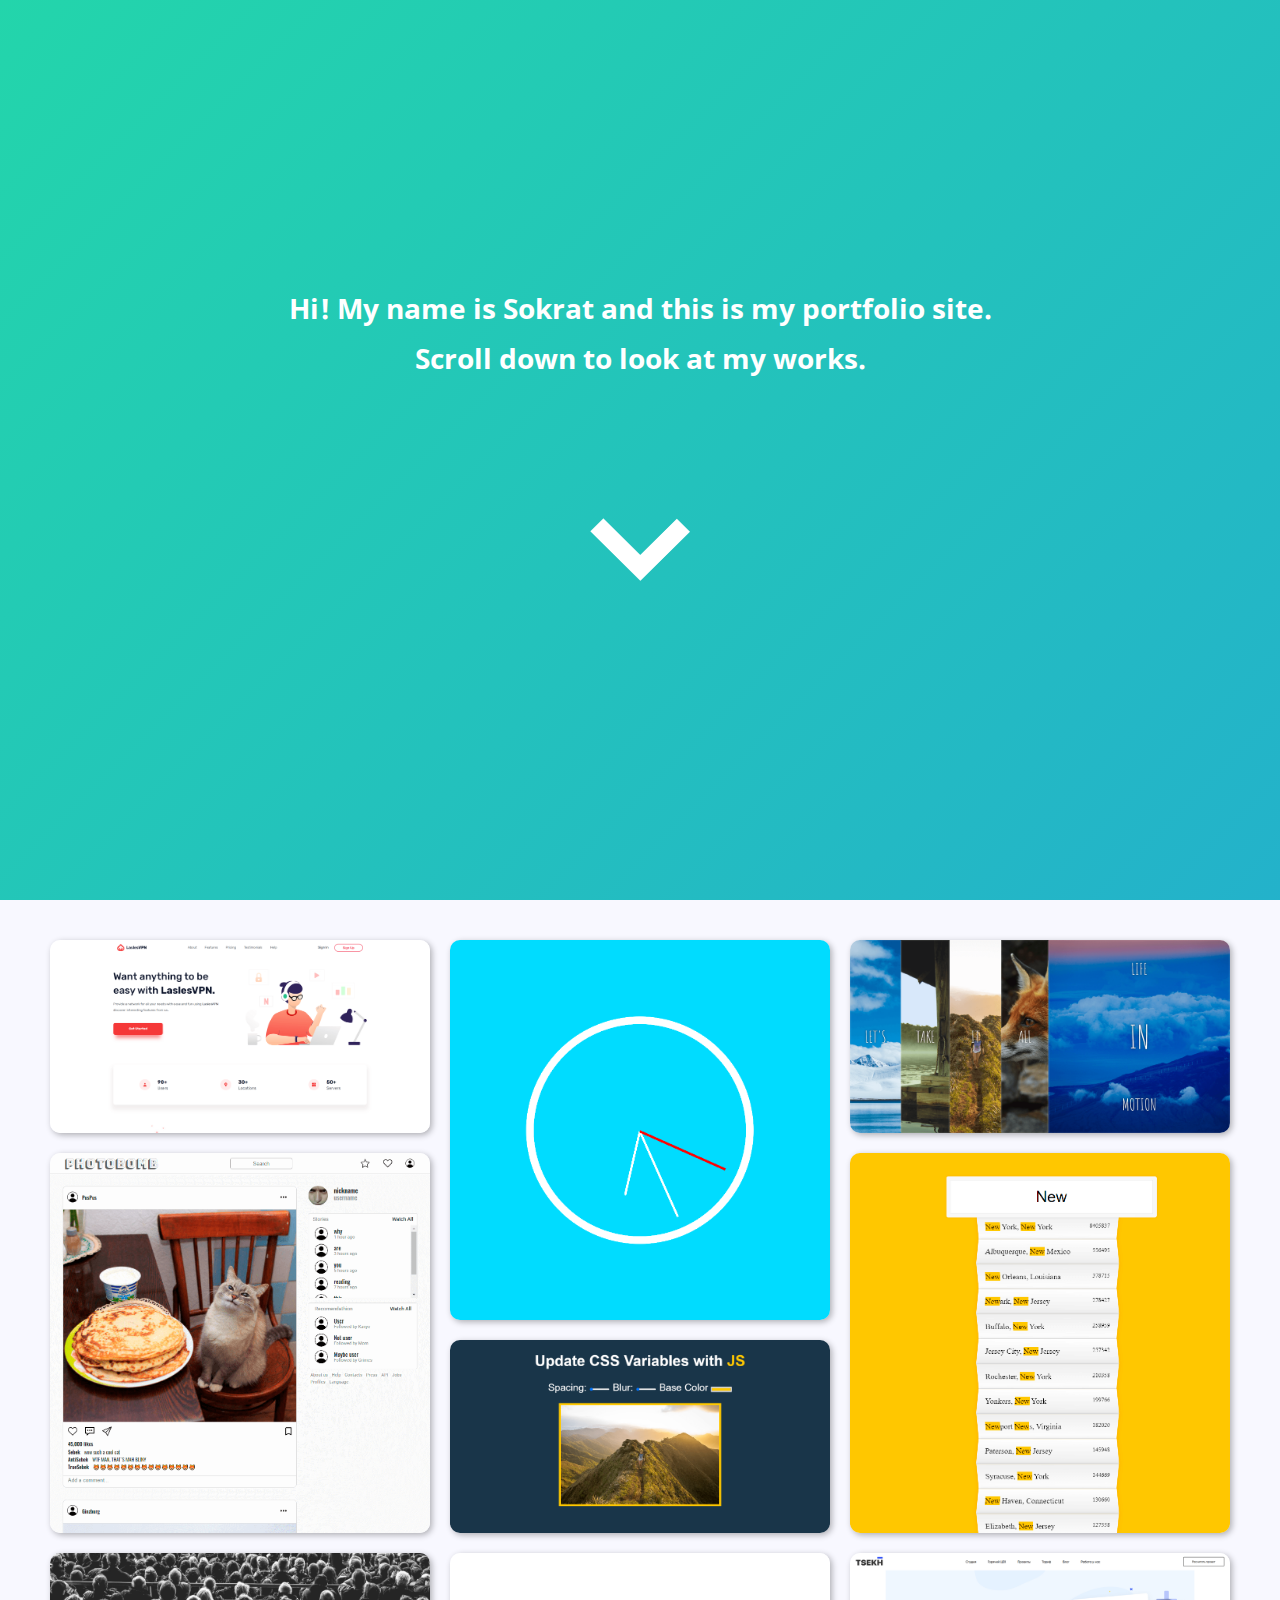
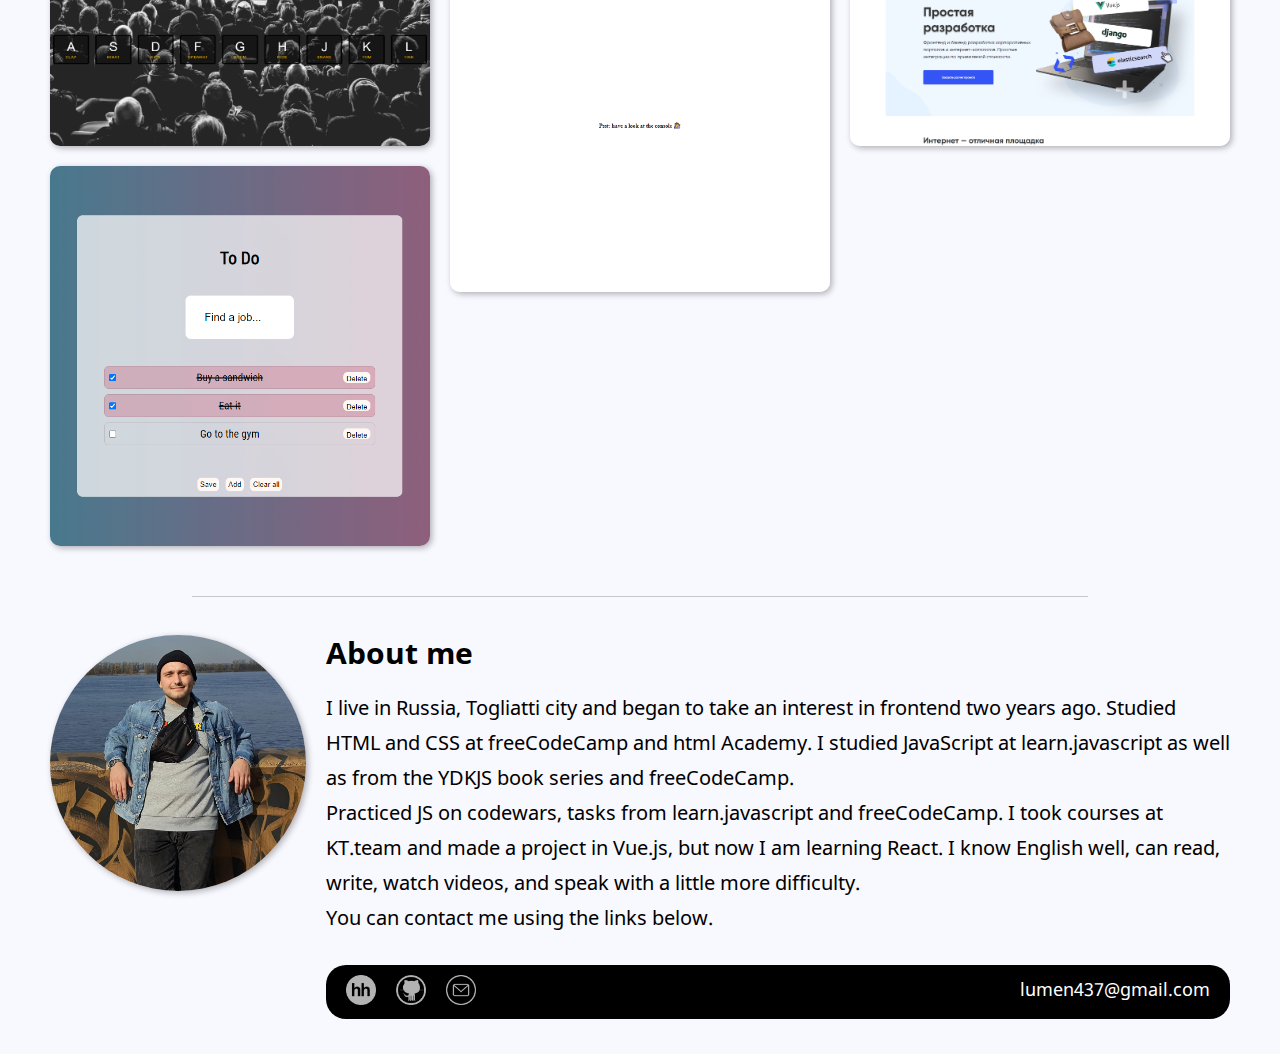
<file: index.html>
<!DOCTYPE html>
<html lang="en">
  <head>
    <meta charset="UTF-8" />
    <meta name="viewport" content="width=device-width, initial-scale=1.0" />
    <link rel="stylesheet" href="css/style.css" />
    <title>Sokrat Kocharyan Frontend Developer</title>
  </head>
  <script defer src="js/script.js"></script>
  <body>
    <section class="about-banner">
      <h1 class="about-banner__text">
        Hi! My name is Sokrat and this is my portfolio site. <br />
        Scroll down to look at my works.
      </h1>
      <div class="arrow"></div>
    </section>

    <section class="gallery">
      <div class="modal">
        <div class="modal-content">
          <span class="close-button">&times;</span>
        </div>
      </div>
      <div class="gallery__container">
        <div class="masonry-container">
          <figure class="gallery-item" data-project="lasles">
            <img class="gallery-item__pic" src="img/lasles.png" alt="lasles" />
          </figure>
          <figure class="gallery-item" data-project="photobomb">
            <img
              class="gallery-item__pic"
              src="img/photobomb.png"
              alt="photobomb"
            />
          </figure>
          <figure class="gallery-item" data-project="drum">
            <img
              class="gallery-item__pic"
              src="img/1drum-machine.png"
              alt="drum-machine"
            />
          </figure>
          <figure class="gallery-item" data-project="todo">
            <img class="gallery-item__pic" src="img/7todo.png" alt="todo" />
          </figure>
        </div>
        <div class="masonry-container">
          <figure class="gallery-item" data-project="clock">
            <img class="gallery-item__pic" src="img/2clock.png" alt="clock" />
          </figure>
          <figure class="gallery-item" data-project="var">
            <img
              class="gallery-item__pic"
              src="img/3css-variables-inter.png"
              alt="css-variables"
            />
          </figure>
          <figure class="gallery-item" data-project="array">
            <img
              class="gallery-item__pic"
              src="img/4array-methods.png"
              alt="array-methods"
            />
          </figure>
        </div>
        <div class="masonry-container">
          <figure class="gallery-item" data-project="flex-gallery">
            <img
              class="gallery-item__pic"
              src="img/5flex-gallery.png"
              alt="flex-gallery"
            />
          </figure>
          <figure class="gallery-item" data-project="ajax">
            <img
              class="gallery-item__pic"
              src="img/6ajax.png"
              alt="ajax-json-fetch"
            />
          </figure>
          <figure class="gallery-item" data-project="tsekh">
            <img class="gallery-item__pic" src="img/tsekh.png" alt="tsekh" />
          </figure>
        </div>
      </div>
    </section>
    <div class="section-divider"></div>
    <section class="bio">
      <div class="bio__container">
        <div class="bio__info">
          <div class="bio__photo">
            <img class="bio__img" src="img/theBoy.jpg" alt="Beauty" />
          </div>
          <div class="bio-text__container">
            <div class="bio-text">
              <h2 class="bio-text__title">About me</h2>
              I live in Russia, Togliatti city and began to take an interest in
              frontend two years ago. Studied HTML and CSS at freeCodeCamp and
              html Academy. I studied JavaScript at learn.javascript as well as
              from the YDKJS book series and freeCodeCamp. <br />Practiced JS on
              codewars, tasks from learn.javascript and freeCodeCamp. I took
              courses at KT.team and made a project in Vue.js, but now I am
              learning React. I know English well, can read, write, watch
              videos, and speak with a little more difficulty.<br />
              You can contact me using the links below.
            </div>
            <div class="contacts">
              <ul class="contacts__list">
                <li class="contacts__item">
                  <a
                    href="https://togliatti.hh.ru/resume/092eaa5bff02885cfe0039ed1f574c74556c67"
                    class="contacts__link"
                    target="_blank"
                    ><img src="img/hh.png" alt="hh"
                  /></a>
                </li>
                <li class="contacts__item">
                  <a
                    href="https://github.com/total-fraud"
                    class="contacts__link"
                    target="_blank"
                    ><img src="img/github.png" alt="github"
                  /></a>
                </li>
                <li class="contacts__item">
                  <a href="mailto:lumen437@gmail.com" class="contacts__link"
                    ><img src="img/mail.png" alt="mail"
                  /></a>
                </li>
                <li class="contacts__item">
                  <div class="contacts__mail">lumen437@gmail.com</div>
                </li>
              </ul>
            </div>
          </div>
        </div>
      </div>
    </section>
  </body>
</html>
</file>
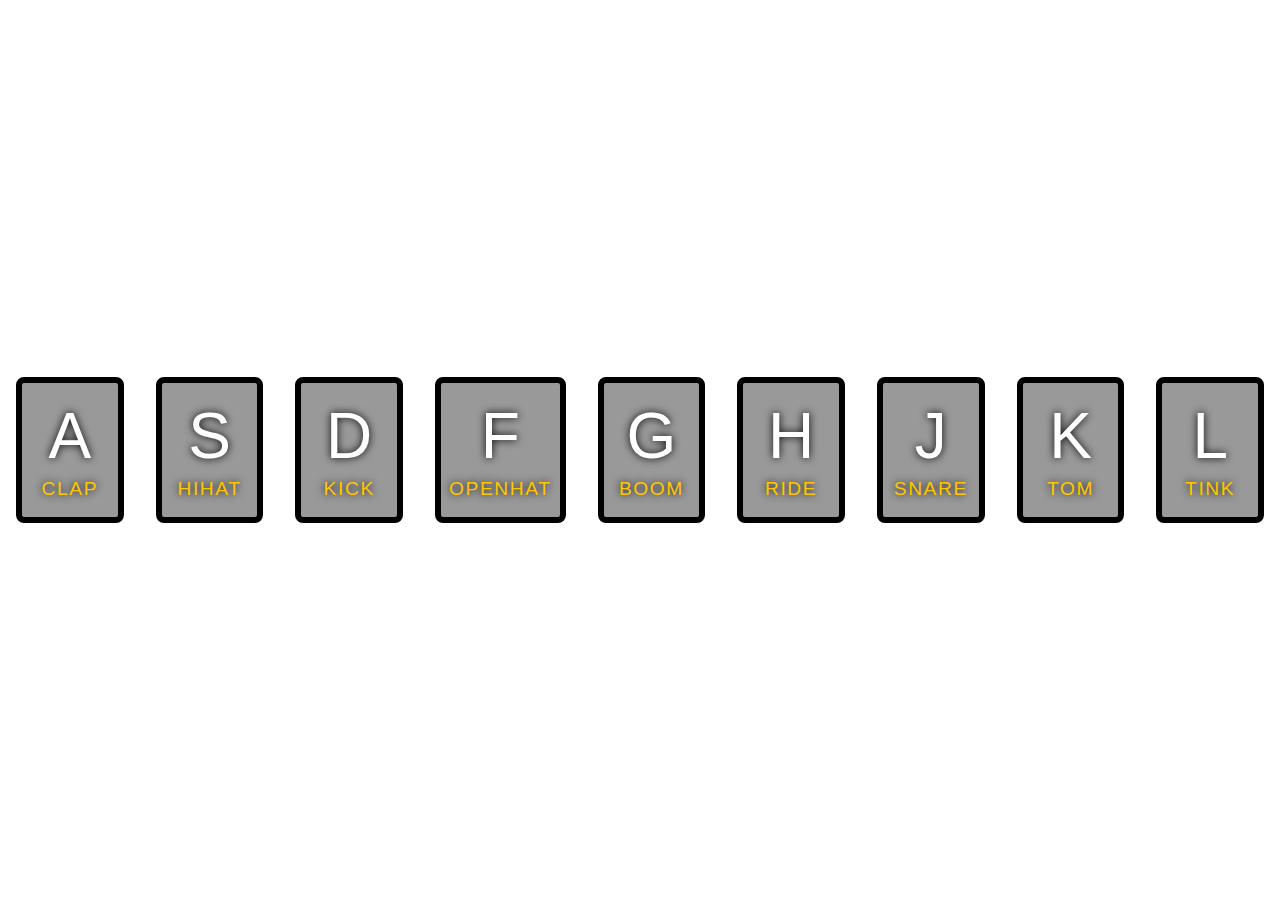
<file: projects/01drum/index.html>
<!DOCTYPE html>
<html lang="en">
<head>
    <meta charset="UTF-8">
    <meta name="viewport" content="width=device-width, initial-scale=1.0">
    <title>JS Drum Kit</title>
    <link rel="stylesheet" href="style.css">
  </head>
  <body>
  
  
    <div class="keys">
      <div data-key="65" class="key">
        <kbd>A</kbd>
        <span class="sound">clap</span>
      </div>
      <div data-key="83" class="key">
        <kbd>S</kbd>
        <span class="sound">hihat</span>
      </div>
      <div data-key="68" class="key">
        <kbd>D</kbd>
        <span class="sound">kick</span>
      </div>
      <div data-key="70" class="key">
        <kbd>F</kbd>
        <span class="sound">openhat</span>
      </div>
      <div data-key="71" class="key">
        <kbd>G</kbd>
        <span class="sound">boom</span>
      </div>
      <div data-key="72" class="key">
        <kbd>H</kbd>
        <span class="sound">ride</span>
      </div>
      <div data-key="74" class="key">
        <kbd>J</kbd>
        <span class="sound">snare</span>
      </div>
      <div data-key="75" class="key">
        <kbd>K</kbd>
        <span class="sound">tom</span>
      </div>
      <div data-key="76" class="key">
        <kbd>L</kbd>
        <span class="sound">tink</span>
      </div>
    </div>
  
    <audio data-key="65" src="sounds/clap.wav"></audio>
    <audio data-key="83" src="sounds/hihat.wav"></audio>
    <audio data-key="68" src="sounds/kick.wav"></audio>
    <audio data-key="70" src="sounds/openhat.wav"></audio>
    <audio data-key="71" src="sounds/boom.wav"></audio>
    <audio data-key="72" src="sounds/ride.wav"></audio>
    <audio data-key="74" src="sounds/snare.wav"></audio>
    <audio data-key="75" src="sounds/tom.wav"></audio>
    <audio data-key="76" src="sounds/tink.wav"></audio>  
    
    <script src="script.js"></script>
</body>
</html>
</file>
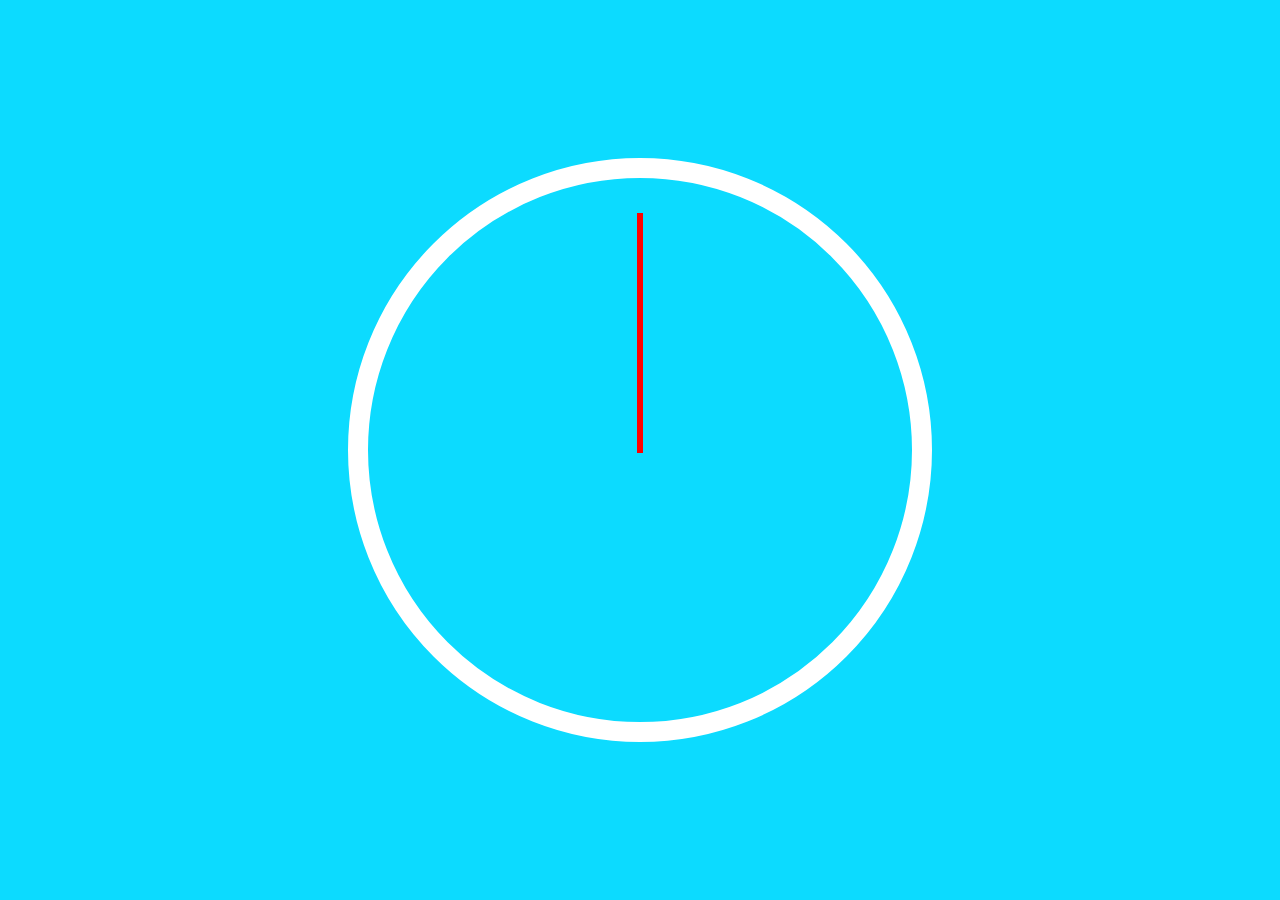
<file: projects/02clock/index.html>
<!DOCTYPE html>
<html lang="en">
<head>
    <meta charset="UTF-8">
    <meta name="viewport" content="width=device-width, initial-scale=1.0">
    <title>Clock</title>
    <link rel="stylesheet" href="style.css">
</head>
<body>


    <div class="clock">
      <div class="clock-face">
        <div class="hand hour-hand"></div>
        <div class="hand minute-hand"></div>
        <div class="hand second-hand"></div>
      </div>
    </div>

    <audio class="tick" src="sound/tick.wav"></audio>

    <script src="script.js"></script>
</body>
</html>
</file>
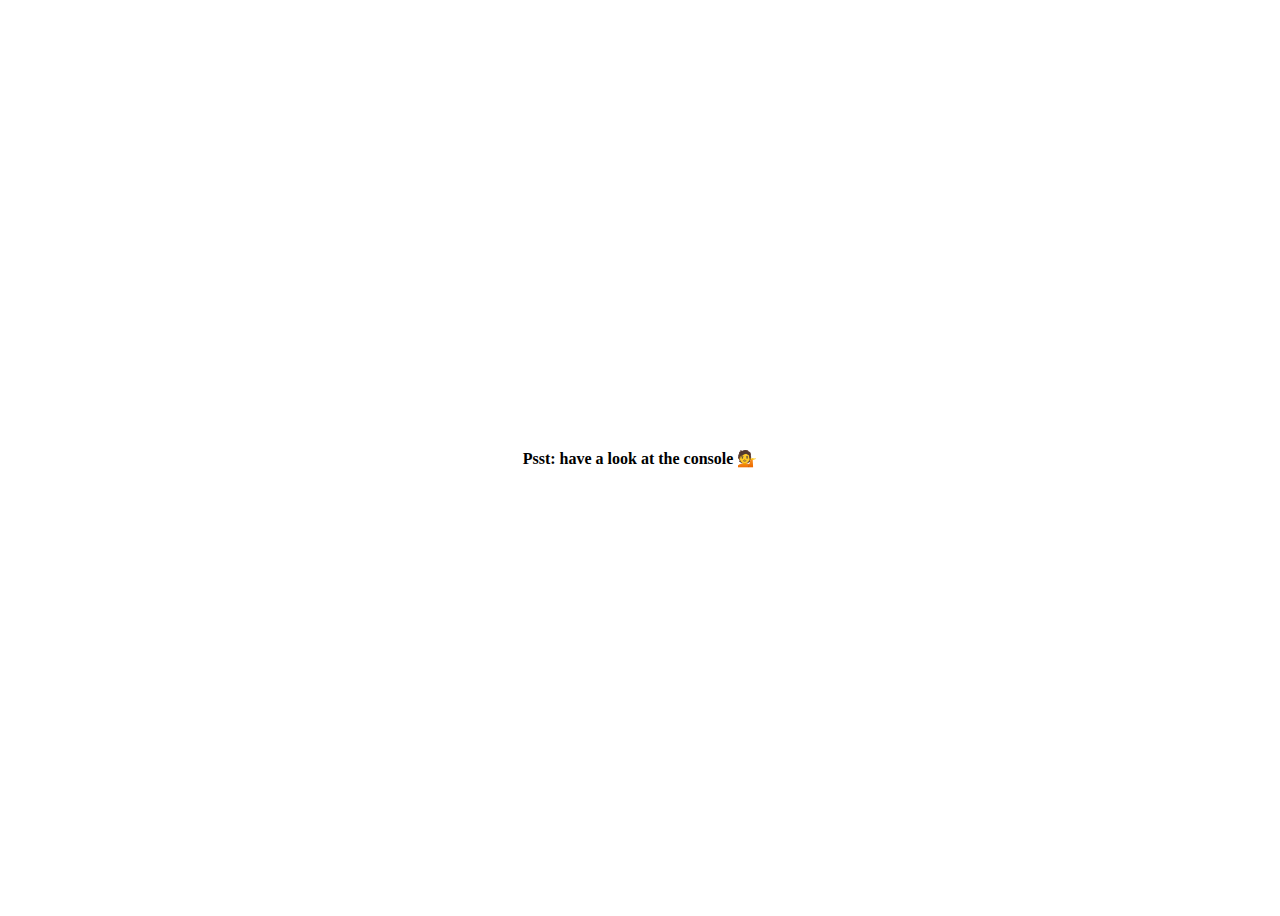
<file: projects/04array/index.html>
<!DOCTYPE html>
<html lang="en">
<head>
  <meta charset="UTF-8">
  <title>Array Methods Practice </title>
</head>
<body style="display: flex; justify-content: center; align-items: center; height: 100vh;">
  <p><b>Psst: have a look at the console</b> 💁</p>
  <script src="script.js"></script>
</body>
</html>
</file>
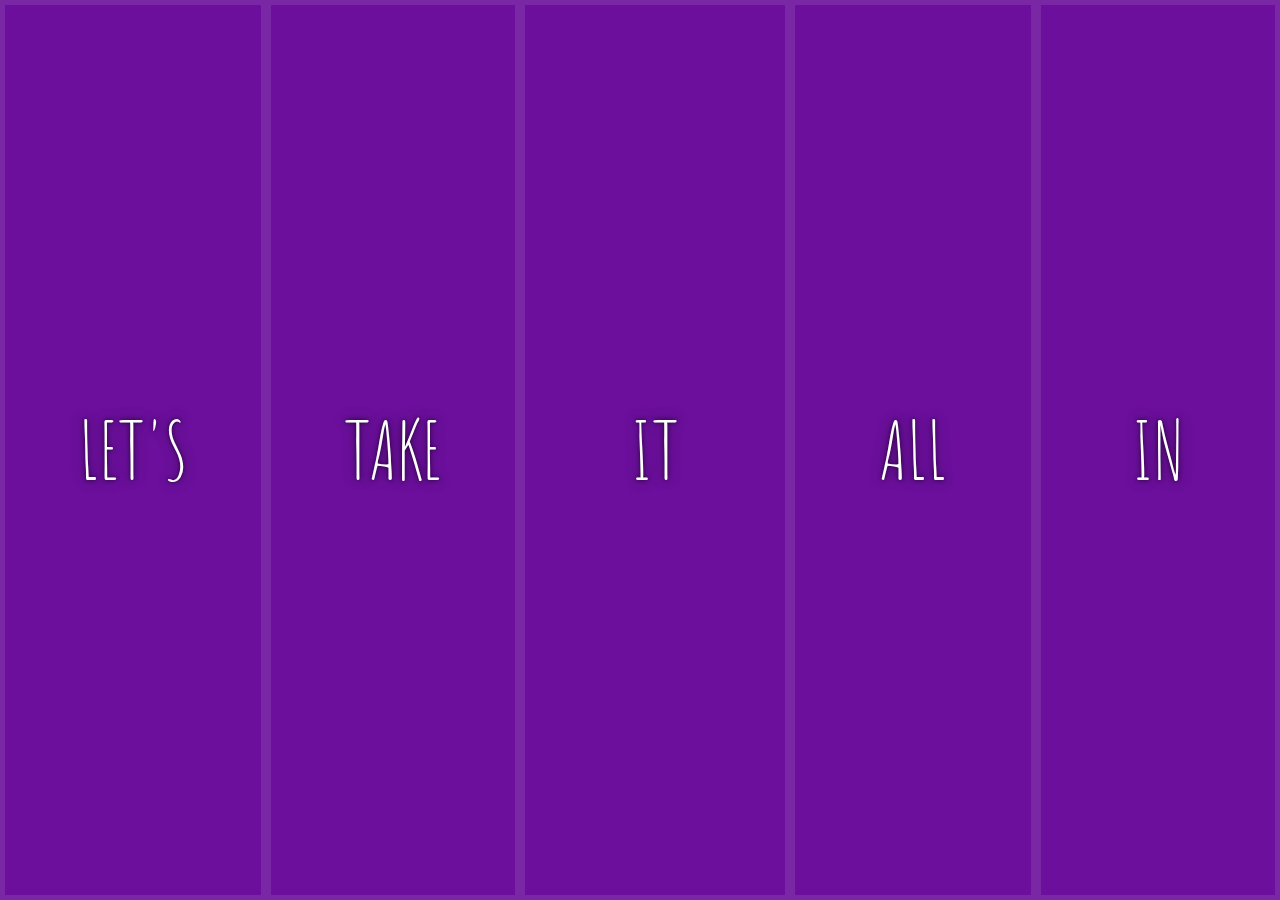
<file: projects/05flex/index.html>
<!DOCTYPE html>
<html lang="en">
  <head>
    <meta charset="UTF-8" />
    <meta name="viewport" content="width=device-width, initial-scale=1.0" />
    <title>Flex Panels 💪</title>
    <link
      href="https://fonts.googleapis.com/css?family=Amatic+SC"
      rel="stylesheet"
      type="text/css"
    />
    <link rel="stylesheet" href="style.css" />
  </head>
  <body>
    <div class="panels">
      <div class="panel panel1">
        <p>Hey</p>
        <p>Let's</p>
        <p>Dance</p>
      </div>
      <div class="panel panel2">
        <p>Give</p>
        <p>Take</p>
        <p>Receive</p>
      </div>
      <div class="panel panel3">
        <p>Experience</p>
        <p>It</p>
        <p>Today</p>
      </div>
      <div class="panel panel4">
        <p>Give</p>
        <p>All</p>
        <p>You can</p>
      </div>
      <div class="panel panel5">
        <p>Life</p>
        <p>In</p>
        <p>Motion</p>
      </div>
    </div>

    <script src="script.js"></script>
  </body>
</html>
</file>
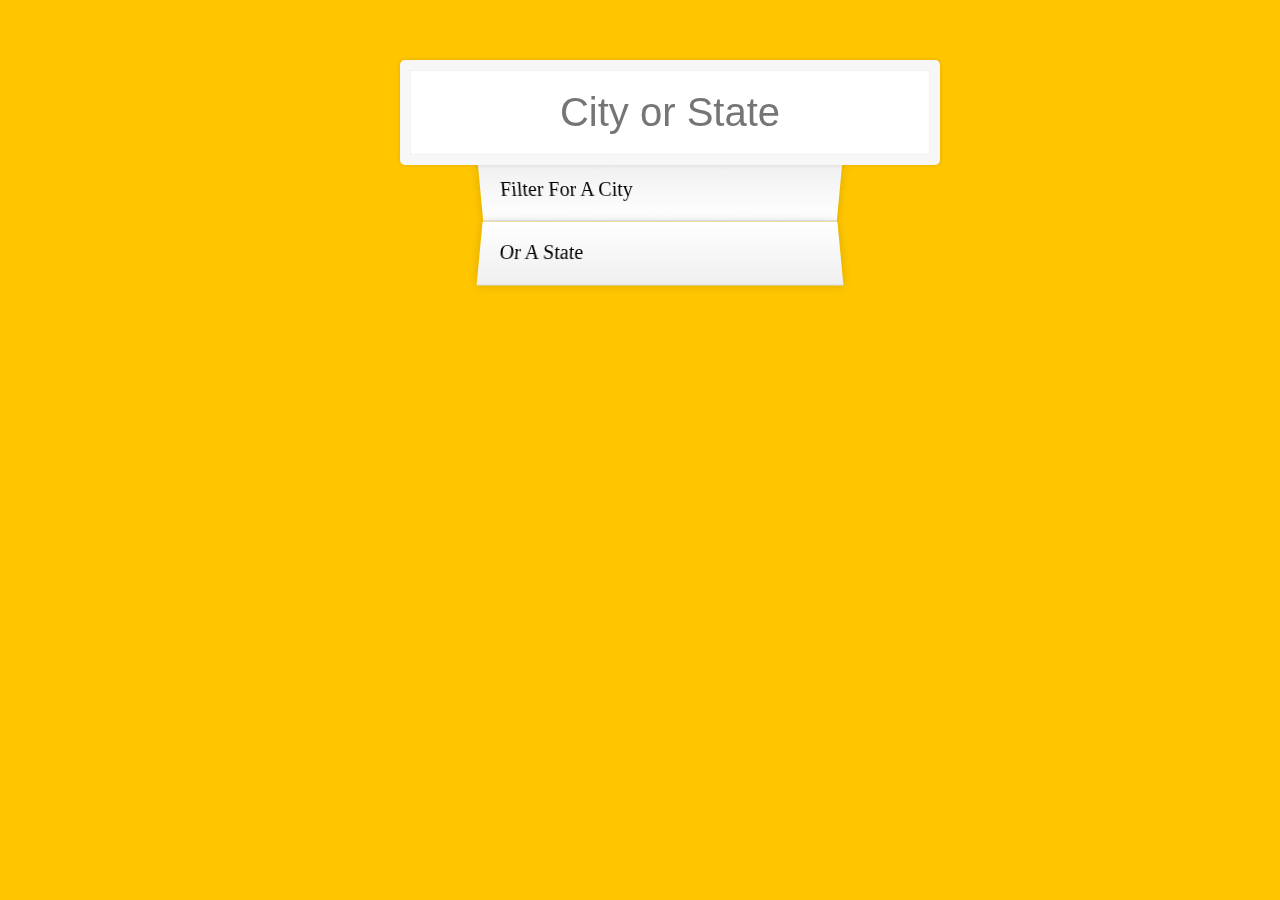
<file: projects/06ajax/index.html>
<!DOCTYPE html>
<html lang="en">
  <head>
    <meta charset="UTF-8" />
    <meta name="viewport" content="width=device-width, initial-scale=1.0" />
    <title>List of cities in america by population</title>
    <link rel="stylesheet" href="style.css" />
  </head>
  <body>
    <form class="search-form">
      <input type="text" class="search" placeholder="City or State" />
      <ul class="suggestions">
        <li>Filter for a city</li>
        <li>or a state</li>
      </ul>
    </form>
    <script src="script.js"></script>
  </body>
</html>
</file>
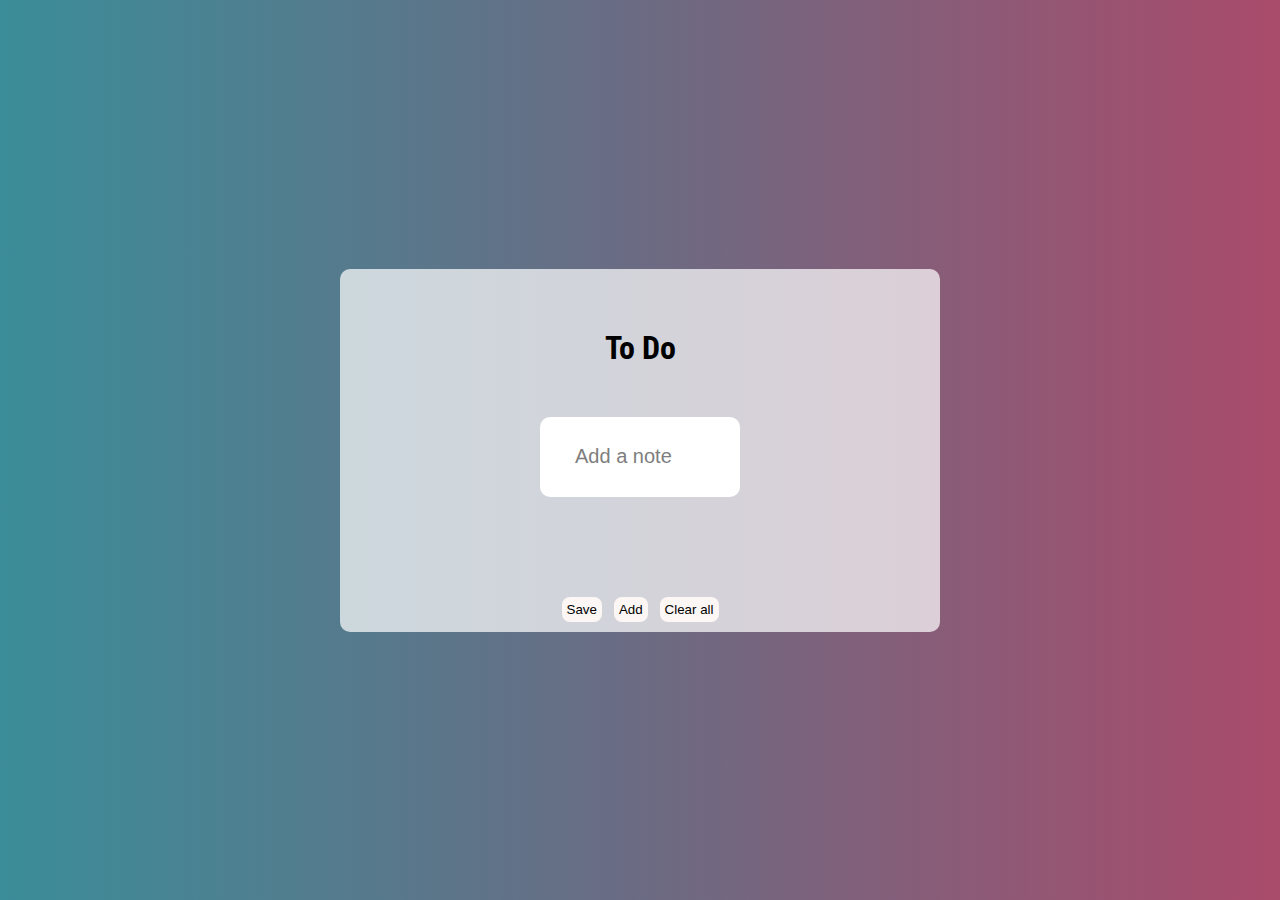
<file: projects/07todo/index.html>
<!DOCTYPE html>
<html lang="en">
  <head>
    <meta charset="UTF-8" />
    <meta name="viewport" content="width=device-width, initial-scale=1.0" />
    <link rel="stylesheet" href="style.css" />
    <link
      href="https://fonts.googleapis.com/css2?family=Roboto+Condensed&display=swap"
      rel="stylesheet"
    />
    <title>To do list app</title>
  </head>
  <body>
    <div class="todo">
      <h1>To Do</h1>
      <input placeholder="Add a note" class="input-note" required></input>
      <ul class="todos"></ul>
      <div class="buttons">
        <button class="save">Save</button>
        <button class="add">Add</button>
        <button class="clear">Clear all</button>
      </div>
    </div>
    <script src="script.js"></script>
  </body>
</html>
</file>
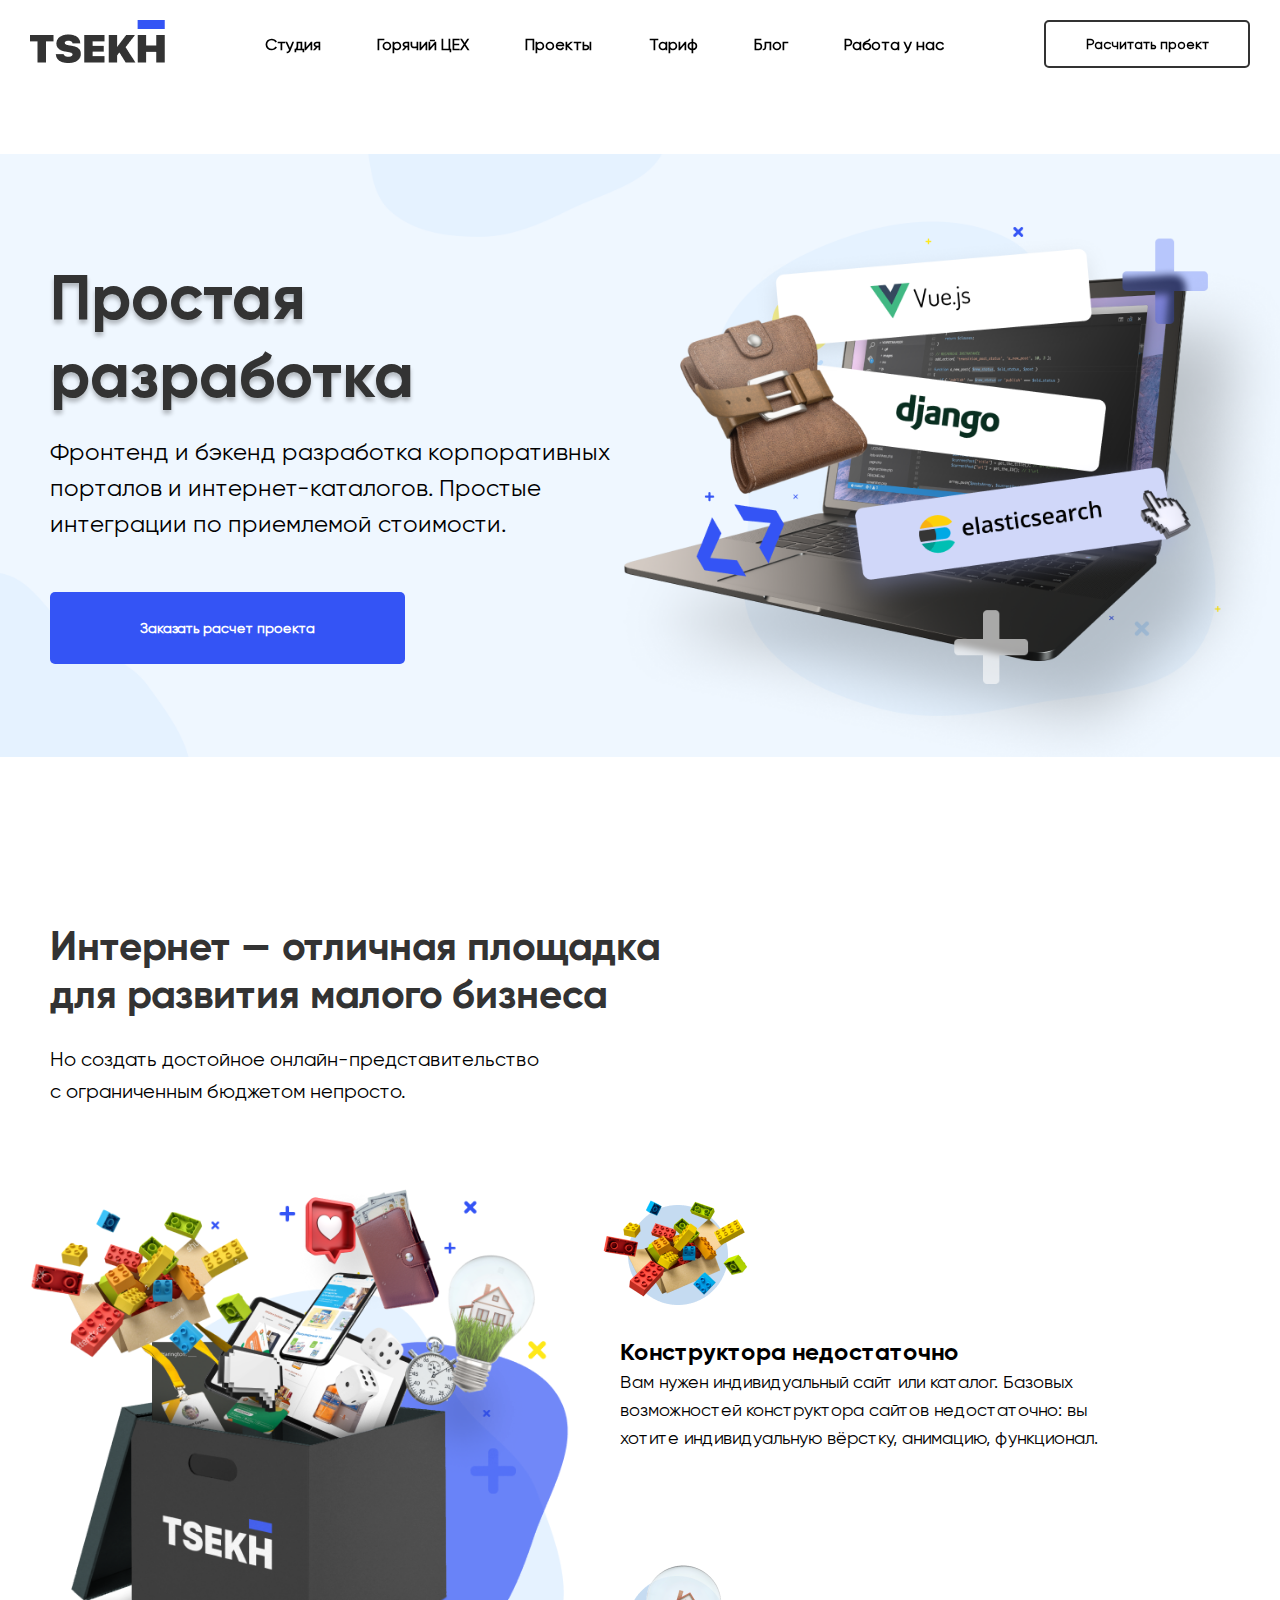
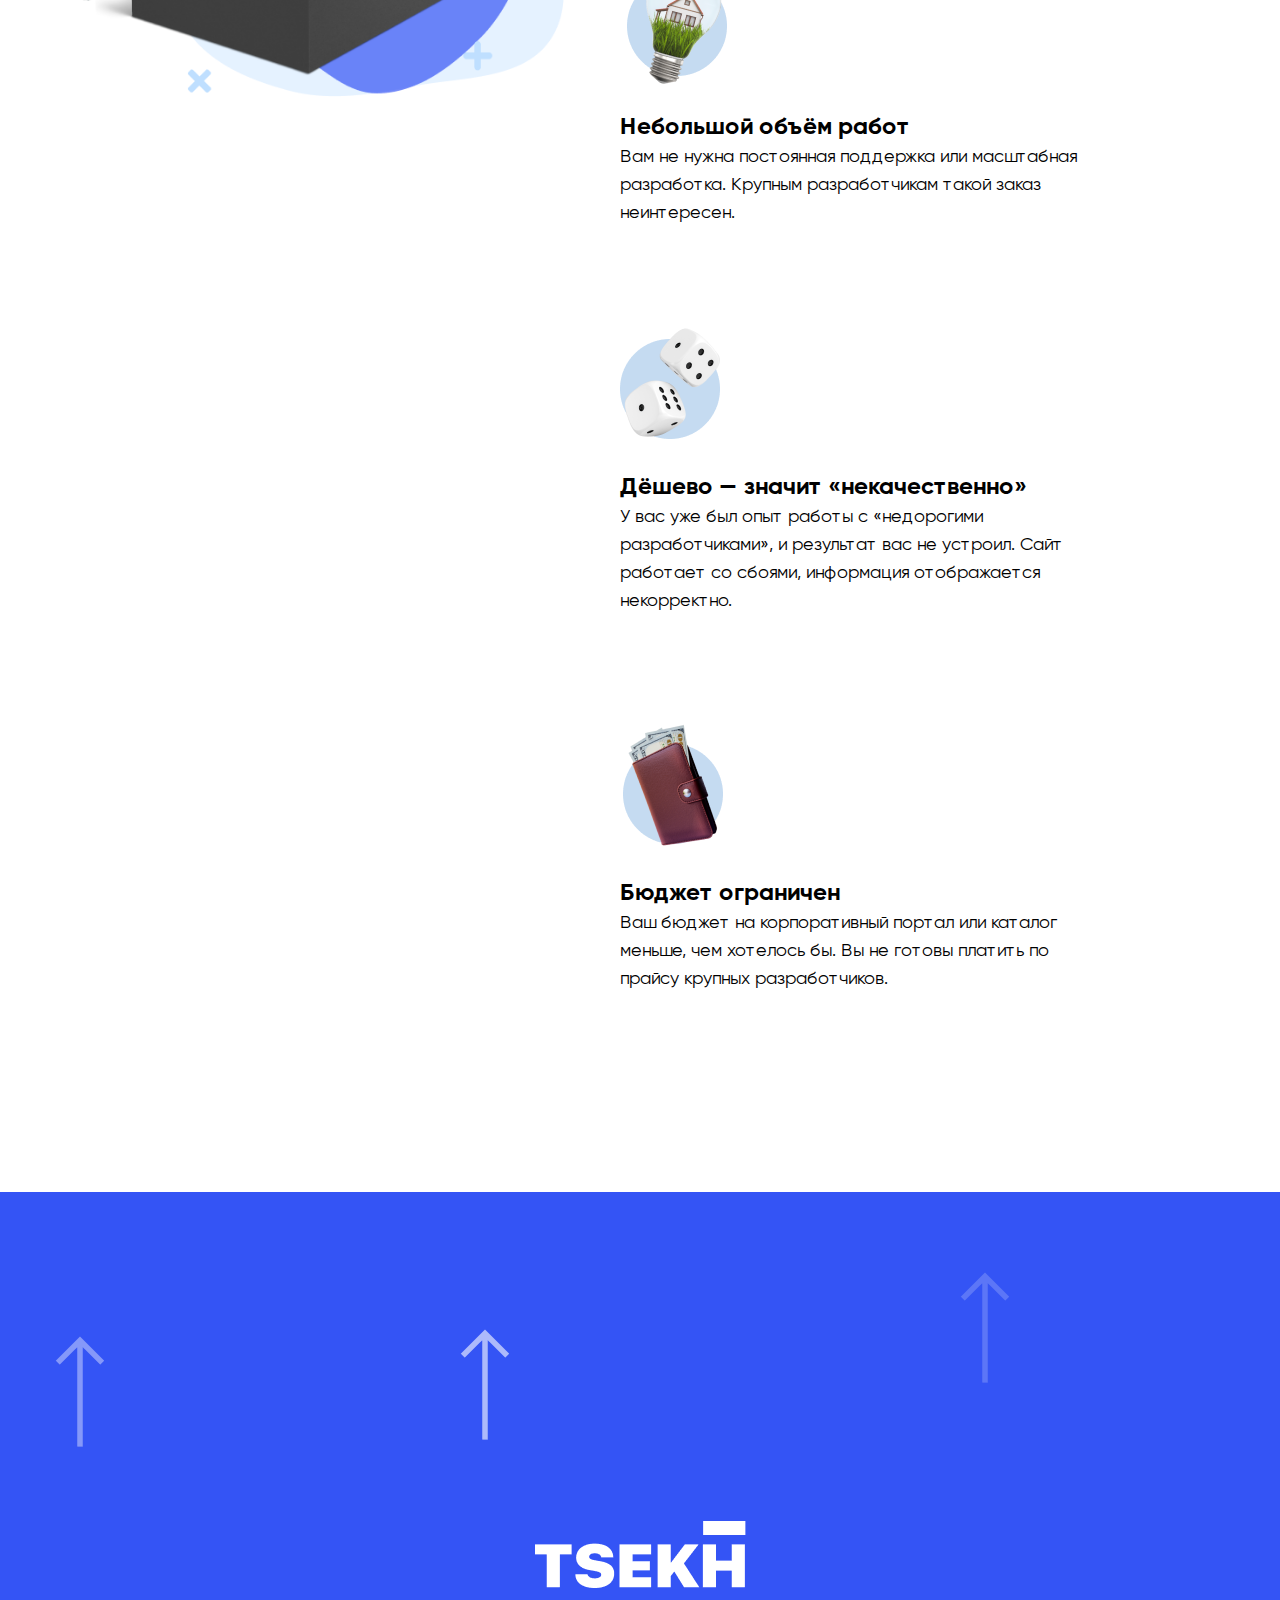
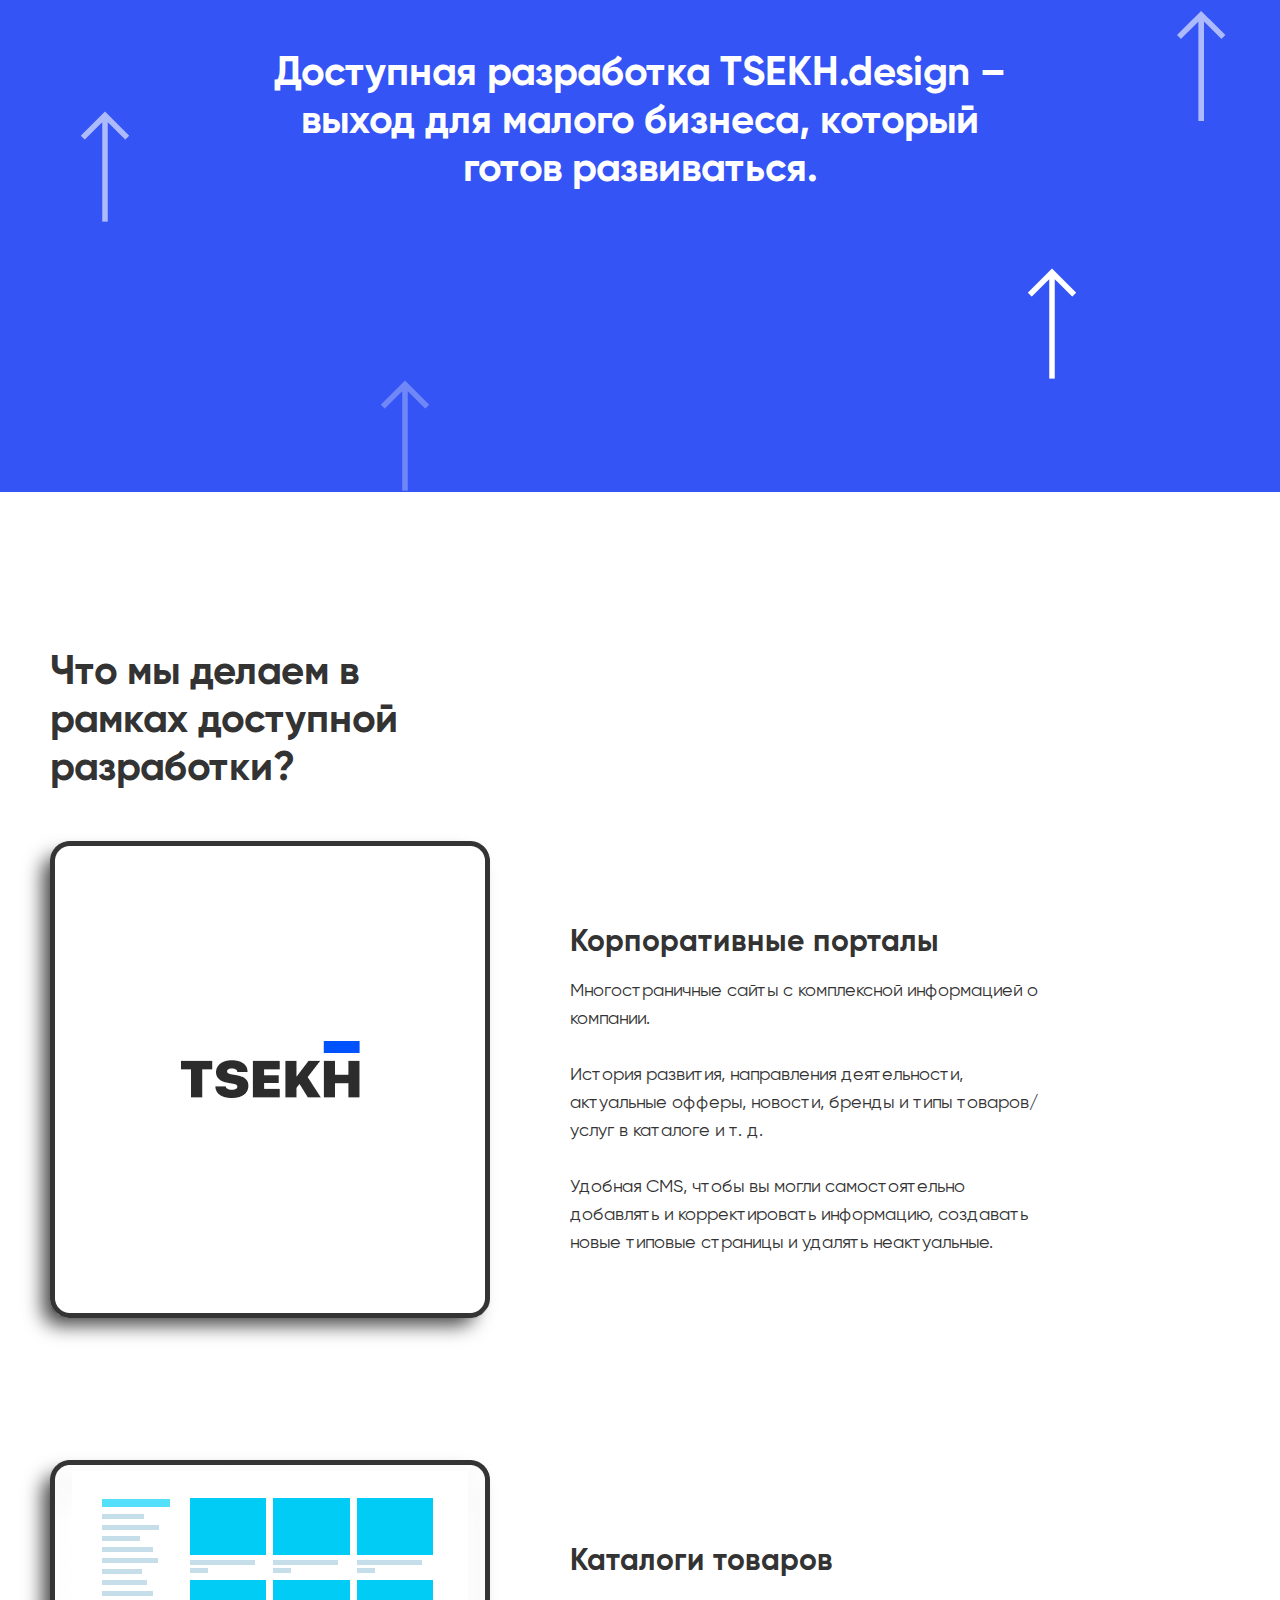
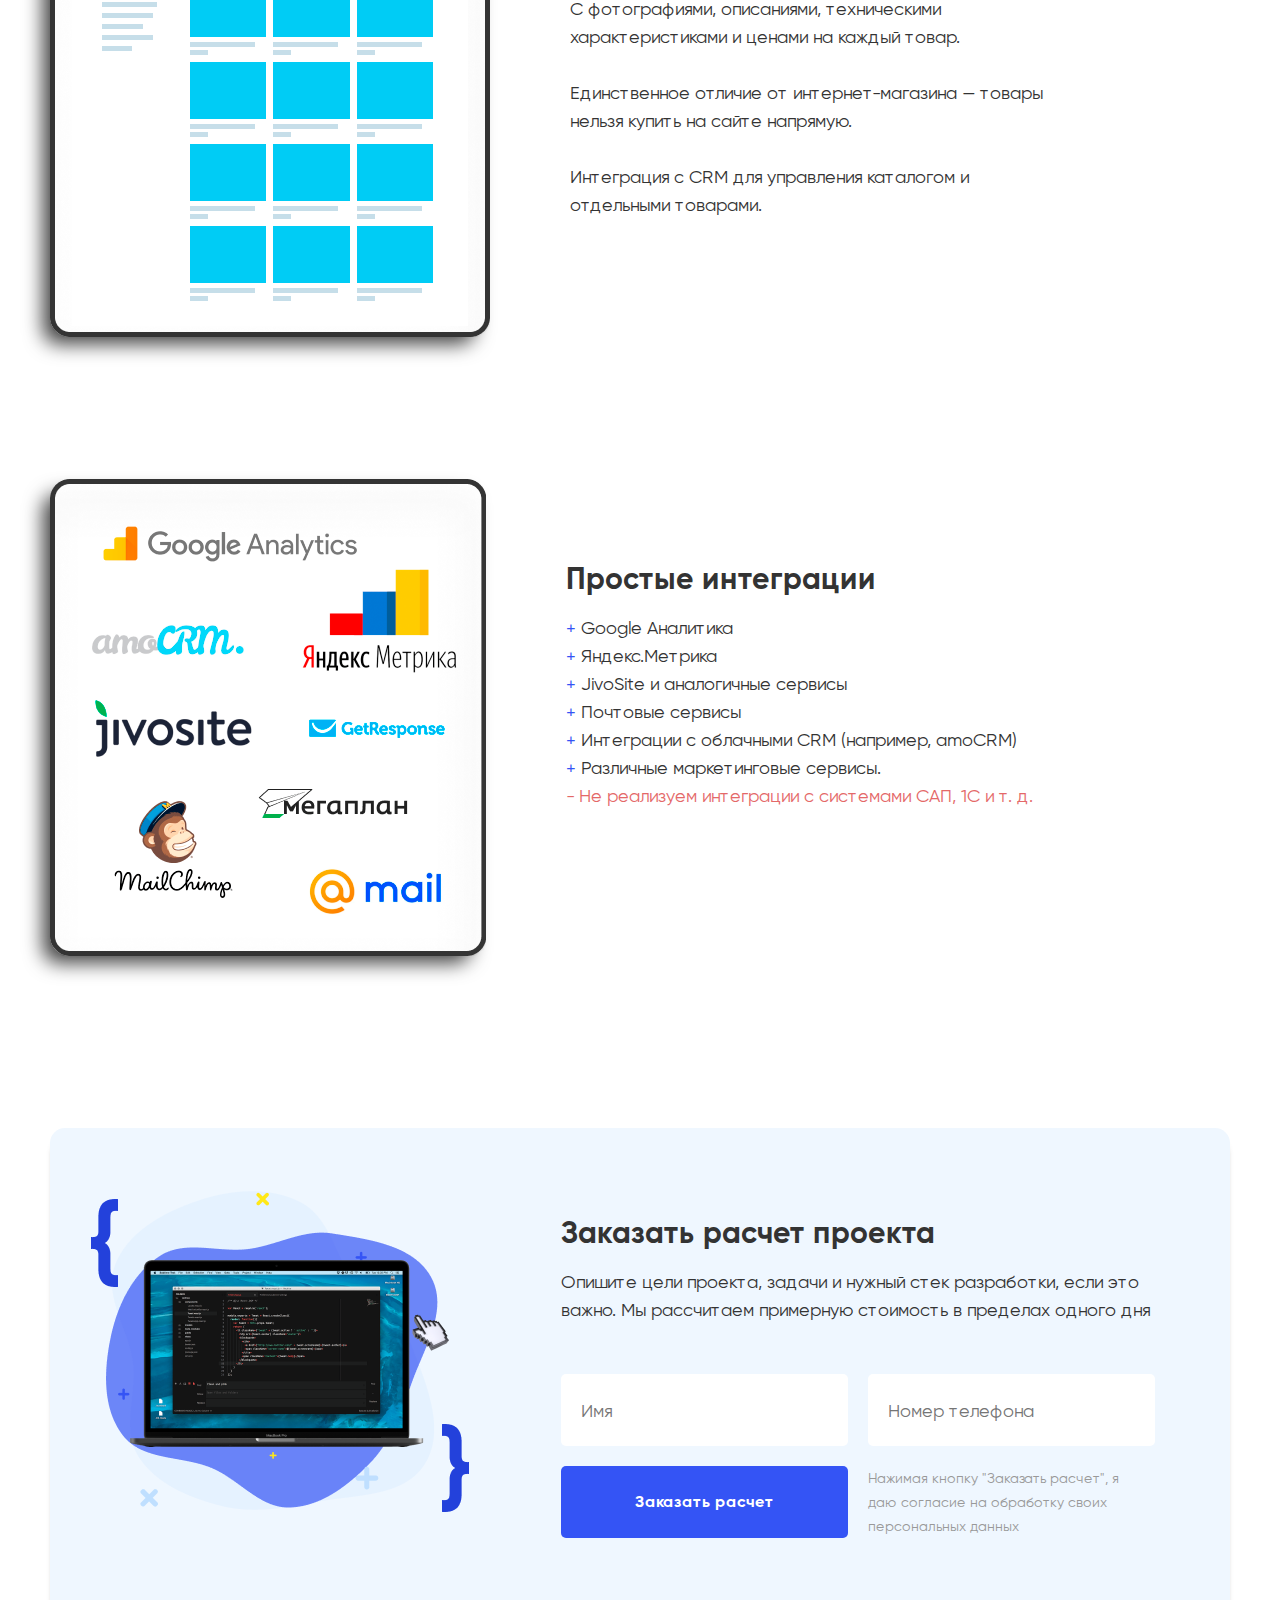
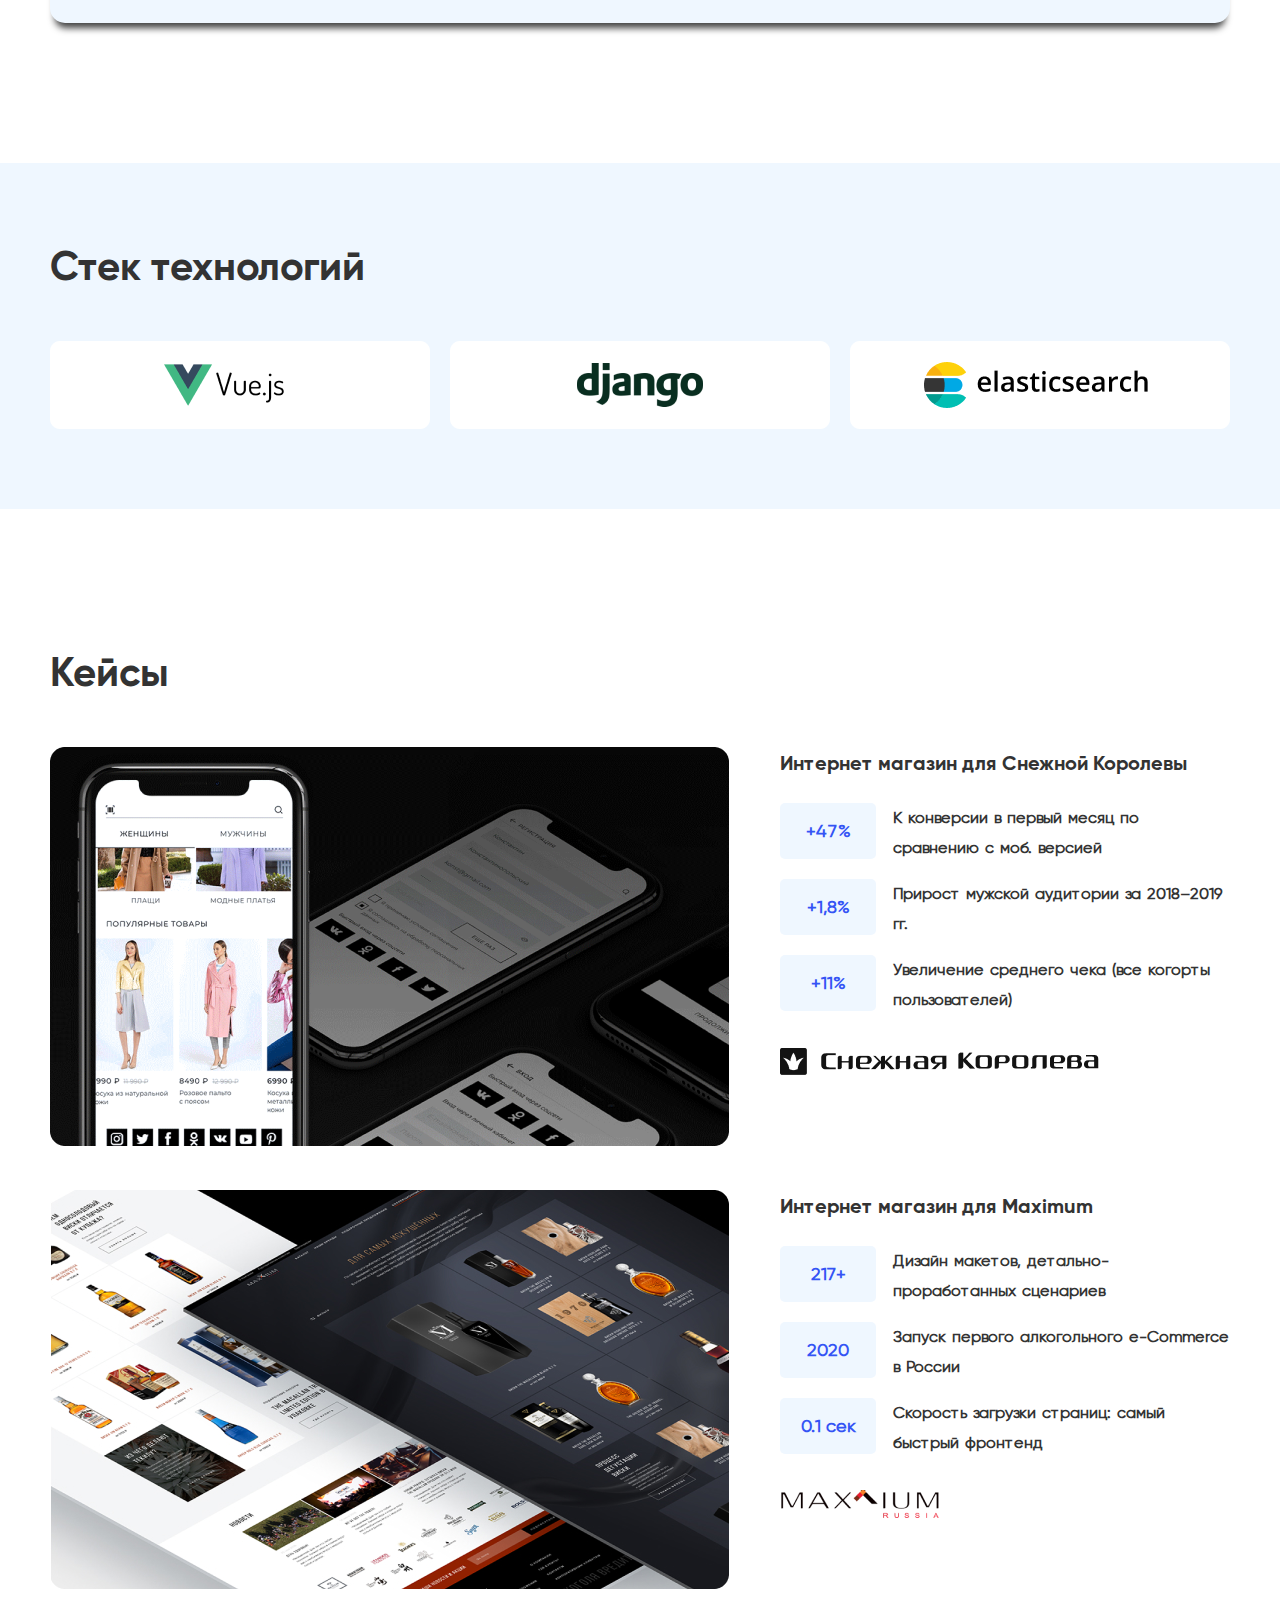
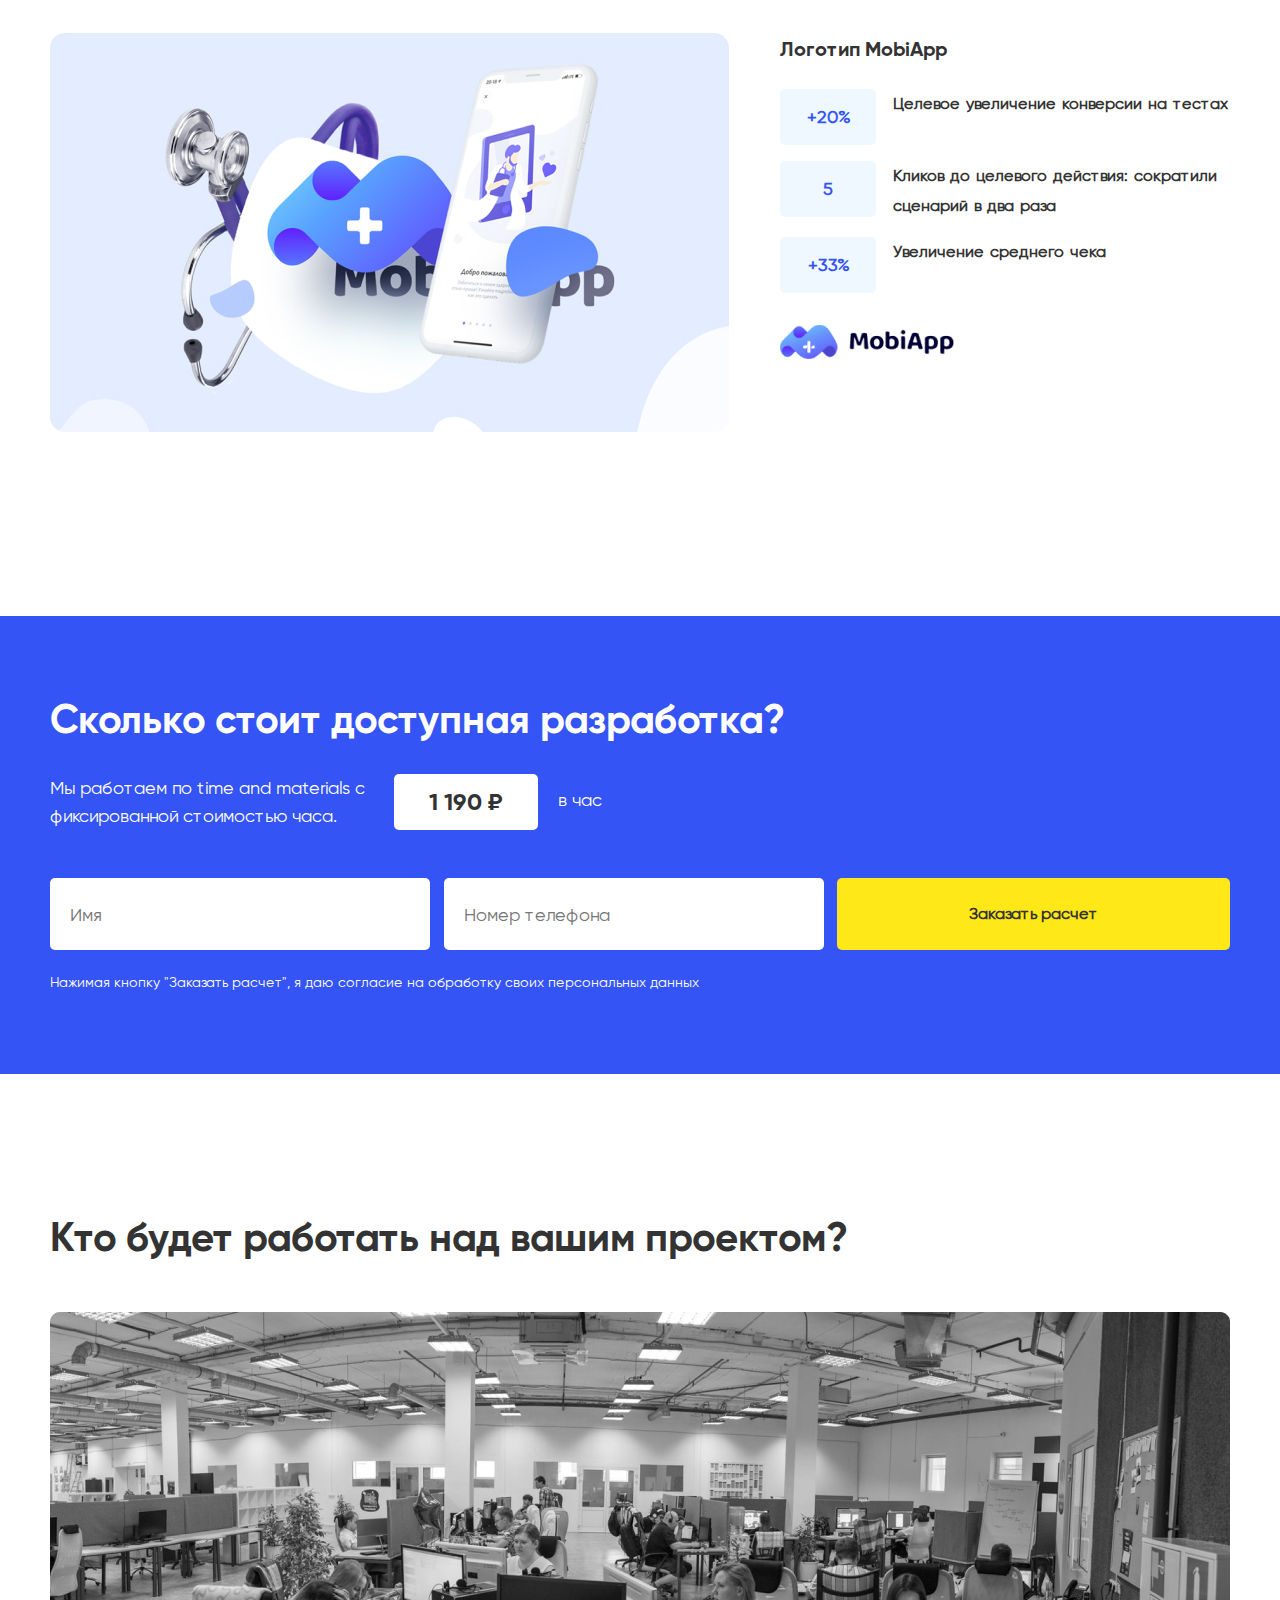
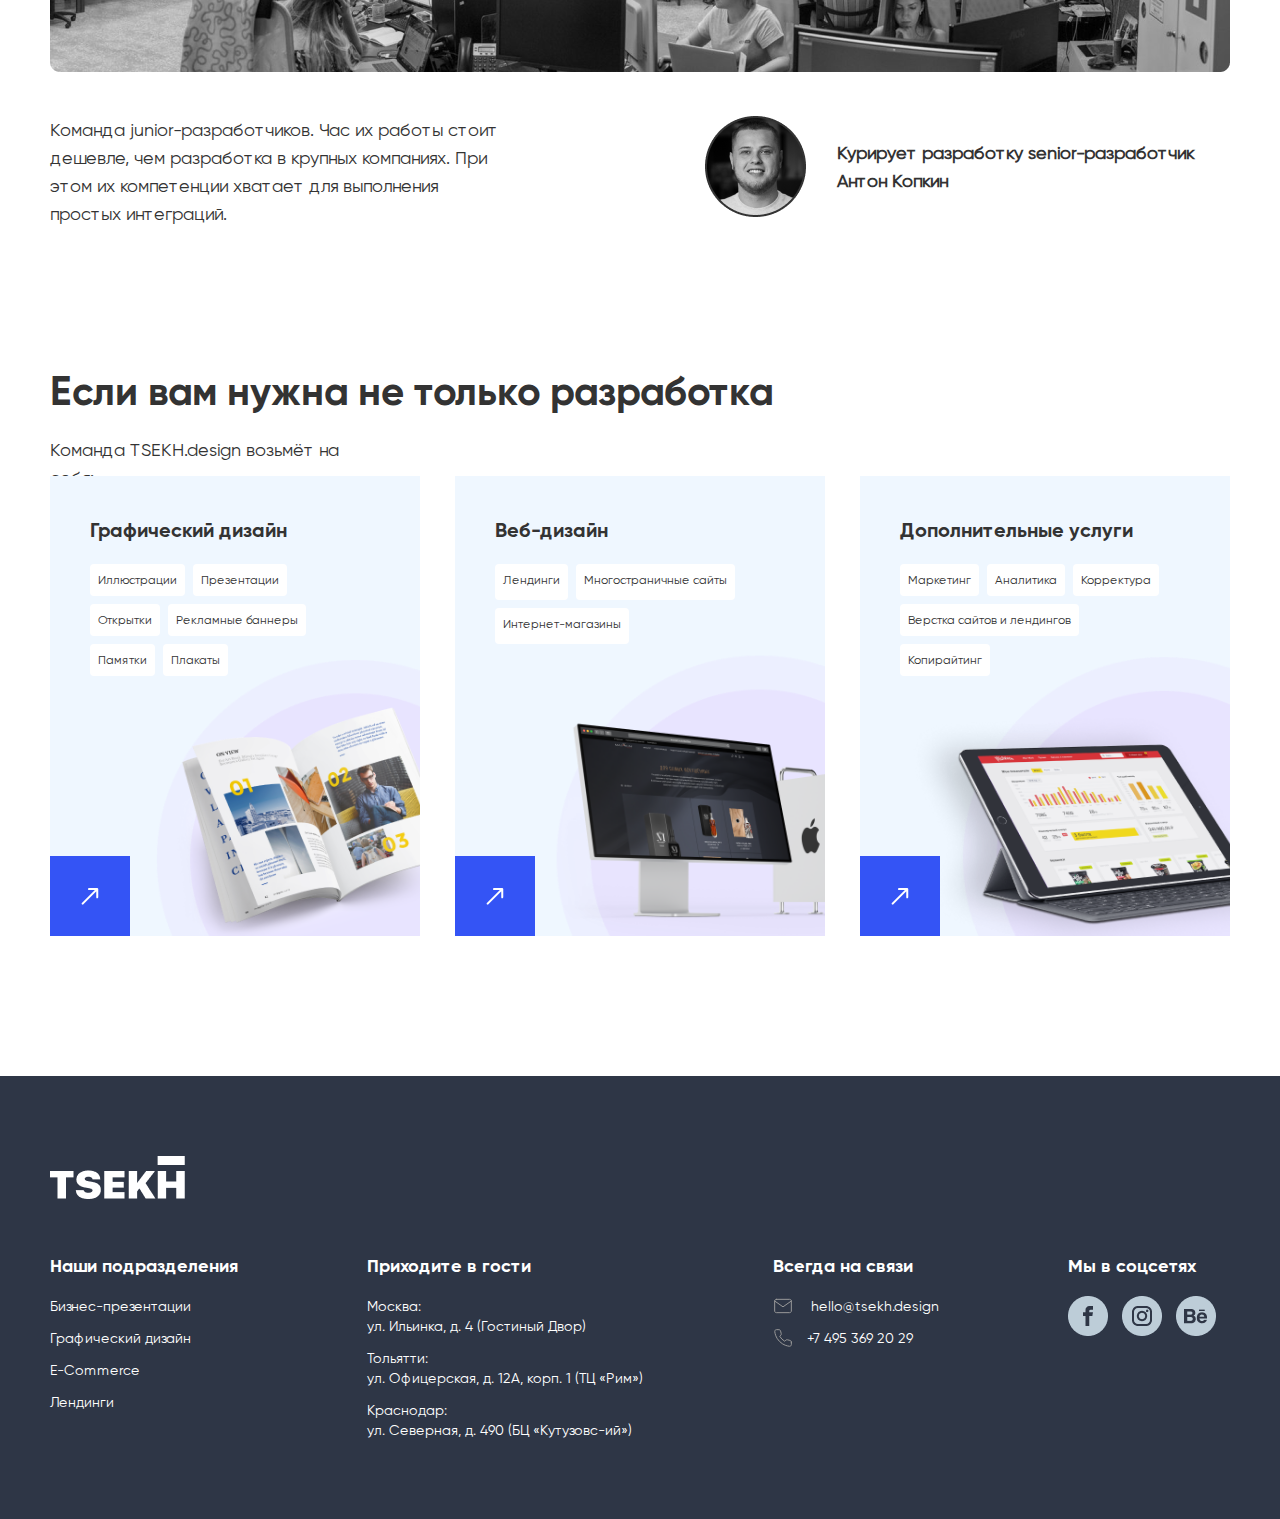
<file: projects/tsekh-design/index.html>
<!DOCTYPE html>
<html lang="en">

<head>
    <meta charset="UTF-8">
    <title>Tsekh design</title>
    <meta name="viewport" content="width=device-width, initial-scale=1">
    <link rel="stylesheet" href="style.css">
</head>

<body>
    <header class="header">
        <div class="logo-wrap"><a href="" class="logo"></a></div>
        <ul class="menu-list">
            <li class="menu-list_items"><a href="" class="menu-list_link">Студия</a></li>
            <li class="menu-list_items"><a href="" class="menu-list_link">Горячий ЦЕХ</a></li>
            <li class="menu-list_items"><a href="" class="menu-list_link">Проекты</a></li>
            <li class="menu-list_items"><a href="" class="menu-list_link">Тариф</a></li>
            <li class="menu-list_items"><a href="" class="menu-list_link">Блог</a></li>
            <li class="menu-list_items"><a href="" class="menu-list_link">Работа у нас</a></li>
        </ul>
        <a href="" class="calculate-link">
            <div class="calculate-link-btn">Расчитать проект</div>
        </a>
    </header>

    <div class="main-banner container">
        <div class="wrapper">
            <h1 class="main-banner_heading">Простая<br> разработка</h1>
            <span class="main-banner_text">Фронтенд и бэкенд разработка корпоративных<br> порталов и интернет-каталогов. Простые<br> интеграции по приемлемой стоимости.</span>
            <a href="" class="offer-anchor-link">
                <div class="offer-anchor-btn"> Заказать расчет проекта</div>
            </a>

        </div>
    </div>

    <section class="pros container">
        <div class="pros_header wrapper">
            <div class="article-heading">Интернет — отличная площадка<br> для развития малого бизнеса</div>
            <span class="pros_text">Но создать достойное онлайн-представительство<br> с ограниченным бюджетом непросто.</span>
        </div>
        <div class="pros_content">
            <div class="pros_left"></div>
            <div class="pros_right">
                <ul class="pros-list">
                    <li class="pros-item">
                        <div class="pros-item_pic1"></div>
                        <div class="pros-item_heading">Конструктора недостаточно</div>
                        <div class="pros-item_text">Вам нужен индивидуальный сайт или каталог. Базовых возможностей конструктора сайтов недостаточно: вы хотите индивидуальную вёрстку, анимацию, функционал.</div>
                    </li>
                    <li class="pros-item">
                        <div class="pros-item_pic2"></div>
                        <div class="pros-item_heading">Небольшой объём работ</div>
                        <div class="pros-item_text">Вам не нужна постоянная поддержка или масштабная разработка. Крупным разработчикам такой заказ неинтересен.</div>
                    </li>
                    <li class="pros-item">
                        <div class="pros-item_pic3"></div>
                        <div class="pros-item_heading">Дёшево — значит «некачественно»</div>
                        <div class="pros-item_text">У вас уже был опыт работы с «недорогими разработчиками», и результат вас не устроил. Сайт работает со сбоями, информация отображается некорректно.</div>
                    </li>
                    <li class="pros-item">
                        <div class="pros-item_pic4"></div>
                        <div class="pros-item_heading">Бюджет ограничен</div>
                        <div class="pros-item_text">Ваш бюджет на корпоративный портал или каталог меньше, чем хотелось бы. Вы не готовы платить по прайсу крупных разработчиков.</div>
                    </li>
                </ul>
            </div>
        </div>
    </section>

    <section class="moto">
        <div class="moto_background">
            <div class="moto_heading"></div>
            <div class="moto_text">Доступная разработка TSEKH.design – выход для малого бизнеса, который готов развиваться.</div>
        </div>
    </section>

    <section class="we-do wrapper">
        <div class="article-heading">Что мы делаем в рамках доступной разработки?</div>
        <ul class="we-do_list">
            <li class="we-do_items">
                <div class="we-do_pic"><img src="pics/casePics-1.png" alt=""></div>
                <div class="we-do-info">
                    <div class="we-do-info_heading">Корпоративные порталы</div>
                    <div class="we-do_text">
                        <p>Многостраничные сайты с комплексной информацией о компании.</p>
                        <br>
                        <p>История развития, направления деятельности, актуальные офферы, новости, бренды и типы товаров/услуг в каталоге и т. д.</p>
                        <br>
                        <p>Удобная CMS, чтобы вы могли самостоятельно добавлять и корректировать информацию, создавать новые типовые страницы и удалять неактуальные.</p>
                    </div>
                </div>
            </li>
            <li class="we-do_items">
                <div class="we-do_pic"><img src="pics/casePics-2.png" alt=""></div>
                <div class="we-do-info">
                    <div class="we-do-info_heading">Каталоги товаров</div>
                    <div class="we-do_text">
                        <p>С фотографиями, описаниями, техническими характеристиками и ценами на каждый товар.</p>
                        <br>
                        <p>Единственное отличие от интернет-магазина — товары нельзя купить на сайте напрямую.</p>
                        <br>
                        <p>Интеграция с CRM для управления каталогом и отдельными товарами.</p>
                    </div>
                </div>
            </li>
            <li class="we-do_items">
                <div class="we-do_pic"><img class="" src="pics/casePics-3.png" alt=""></div>
                <div class="we-do-info">
                    <div class="we-do-info_heading">Простые интеграции</div>
                    <div class="we-do_text"><span class="plus">+ </span>Google Аналитика<br><span class="plus">+ </span> Яндекс.Метрика <br><span class="plus">+ </span>JivoSite и аналогичные сервисы<br><span class="plus">+ </span> Почтовые сервисы <br><span class="plus">+ </span>Интеграции с облачными CRM (например, amoCRM)<br><span class="plus">+ </span> Различные маркетинговые сервисы. <br><span class="minus">- Не реализуем интеграции с системами САП, 1С и т. д.</span></div>
                </div>
            </li>
        </ul>
    </section>

    <article class="order-calc wrapper">
        <div class="order-calc_pic"></div>
        <div class="order-calc_form">
            <div class="order-calc_heading">Заказать расчет проекта</div>
            <div class="order-calc_text">Опишите цели проекта, задачи и нужный стек разработки, если это важно. Мы рассчитаем примерную стоимость в пределах одного дня</div>
            <div class="order-calc-inputs"><input type="text" placeholder="Имя" class="order-calc_input"><input type="text" placeholder="Номер телефона" class="order-calc_input"></div>
            <div class="btn_agree">
                <button class="order-calc_btn">Заказать расчет</button>
                <div class="order-calc_agree">Нажимая кнопку "Заказать расчет", я даю согласие на обработку своих персональных данных</div>
            </div>
        </div>
    </article>
    <article class="stack">
        <div class="wrapper">
            <div class="article-heading">Стек технологий</div>
            <ul class="stack-list">
                <li class="stack-list_items"><img src="pics/vue.png" alt=""></li>
                <li class="stack-list_items"><img src="pics/djan.png" alt=""></li>
                <li class="stack-list_items"><img src="pics/elastic.png" alt=""></li>
            </ul>
        </div>
    </article>


    <section class="cases wrapper">
        <div class="article-heading">Кейсы</div>
        <ul class="cases-list">
            <li class="cases-item">
                <div class="cases_pic">
                    <img src="pics/Snow.png" alt="">
                    <a href="" class="cases-link">
                        <div class="cases-overlay"></div>
                    </a>
                </div>
                <div class="cases_descr">
                    <div class="cases_header">Интернет магазин для Снежной Королевы</div>
                    <div class="cases_proses">
                        <div class="cases_pros">
                            <div class="cases_numbers">+47%</div>
                            <div class="cases_text">К конверсии в первый месяц по сравнению с моб. версией</div>
                        </div>
                        <div class="cases_pros">
                            <div class="cases_numbers">+1,8%</div>
                            <div class="cases_text">Прирост мужской аудитории за 2018–2019 гг.</div>
                        </div>
                        <div class="cases_pros">
                            <div class="cases_numbers">+11%</div>
                            <div class="cases_text">Увеличение среднего чека (все когорты пользователей)</div>
                        </div>
                    </div>
                    <div class="cases_logo"><img src="pics/snow-logo.png" alt=""></div>
                </div>
            </li>
            <li class="cases-item">
                <div class="cases_pic"><img src="pics/Max.jpg" alt=""> <a href="" class="cases-link">
                        <div class="cases-overlay"></div>
                    </a></div>
                <div class="cases_descr">
                    <div class="cases_header">Интернет магазин для Maximum</div>
                    <div class="cases_proses">
                        <div class="cases_pros">
                            <div class="cases_numbers">217+</div>
                            <div class="cases_text">Дизайн макетов, детально-проработанных сценариев</div>
                        </div>
                        <div class="cases_pros">
                            <div class="cases_numbers">2020</div>
                            <div class="cases_text">Запуск первого алкогольного e-Commerce в России</div>
                        </div>
                        <div class="cases_pros">
                            <div class="cases_numbers">0.1 сек</div>
                            <div class="cases_text">Скорость загрузки страниц: самый быстрый фронтенд</div>
                        </div>

                    </div>
                    <div class="cases_logo"><img src="pics/maxxium_logo_black%201.png" alt=""></div>
                </div>
            </li>
            <li class="cases-item">
                <div class="cases_pic"><img src="pics/Mobi.jpg" alt=""> <a href="" class="cases-link">
                        <div class="cases-overlay"></div>
                    </a></div>
                <div class="cases_descr">
                    <div class="cases_header">Логотип MobiApp</div>
                    <div class="cases_proses">
                        <div class="cases_pros">
                            <div class="cases_numbers">+20%</div>
                            <div class="cases_text">Целевое увеличение конверсии на тестах</div>
                        </div>
                        <div class="cases_pros">
                            <div class="cases_numbers">5</div>
                            <div class="cases_text">Кликов до целевого действия: сократили сценарий в два раза</div>
                        </div>
                        <div class="cases_pros">
                            <div class="cases_numbers">+33%</div>
                            <div class="cases_text">Увеличение среднего чека</div>
                        </div>
                    </div>
                    <div class="cases_logo"><img src="pics/logo_mobiapp%201.png" alt=""></div>
                </div>
            </li>
        </ul>
    </section>


    <article class="order-calc2">
        <div class="wrapper">
            <div class="order-calc2_heading">Сколько стоит доступная разработка?</div>
            <div class="order-calc2_info">
                <div class="order-calc2_text">Мы работаем по time and materials с фиксированной стоимостью часа.</div>
                <div class="order-calc2_price">1 190 ₽</div>
                <div class="order-calc2_text">в час</div>
            </div>
            <div class="order-calc2_inputs"><input type="text" placeholder="Имя" class="order-calc_input"><input type="text" placeholder="Номер телефона" class="order-calc_input">
                <button class="order-calc2_btn">Заказать расчет</button></div>
            <div class="order-calc2_agree">Нажимая кнопку "Заказать расчет", я даю согласие на обработку своих персональных данных</div>
        </div>
    </article>


    <article class="about-us wrapper">
        <div class="article-heading">Кто будет работать над вашим проектом?</div>
        <div class="about-us_pic"><img src="pics/bg.png" alt=""></div>
        <div class="about-us_descr">
            <div class="about-us_text">Команда junior-разработчиков. Час их работы стоит дешевле, чем разработка в крупных компаниях. При этом их компетенции хватает для выполнения простых интеграций.</div>
            <div class="our-glorious-leader">
                <div class="our-glorious-leader_portrait"><img src="pics/senior.png" alt=""></div>
                <div class="our-glorious-leader_name-and-title">Курирует разработку senior-разработчик Антон Копкин</div>
            </div>
        </div>
    </article>
    <section class="some-more wrapper">
        <div class="article-heading">Если вам нужна не только разработка</div>
        <div class="some-more_descr">Команда TSEKH.design возьмёт на себя:</div>
        <div class="some-more_services">
            <div class="some-more_service">
                <a class="some-more_link" href="">
                    <div class="service-overlay"></div>
                    <div class="service_heading">Графический дизайн</div>
                    <ul class="service-list">
                        <li class="service-list_item">Иллюстрации</li>
                        <li class="service-list_item">Презентации</li>
                        <li class="service-list_item">Открытки</li>
                        <li class="service-list_item">Рекламные баннеры</li>
                        <li class="service-list_item">Памятки</li>
                        <li class="service-list_item">Плакаты</li>
                    </ul>
                </a>
            </div>

            <div class="some-more_service">
                <a class="some-more_link" href="">
                    <div class="service-overlay"></div>
                    <div class="service_heading">Веб-дизайн</div>
                    <ul class="service-list">
                        <li class="service-list_item">Лендинги</li>
                        <li class="service-list_item">Многостраничные сайты</li>
                        <li class="service-list_item">Интернет-магазины</li>
                    </ul>
                </a>
            </div>
            <div class="some-more_service">
                <a class="some-more_link" href="">
                    <div class="service-overlay"></div>
                    <div class="service_heading">Дополнительные услуги</div>
                    <ul class="service-list">
                        <li class="service-list_item">Маркетинг</li>
                        <li class="service-list_item">Аналитика</li>
                        <li class="service-list_item">Корректура</li>
                        <li class="service-list_item">Верстка сайтов и лендингов</li>
                        <li class="service-list_item">Копирайтинг</li>
                    </ul>
                </a>
            </div>
        </div>
    </section>

    <footer class="footer">
        <div class="wrapper">
            <div class="footer_header"><img src="pics/logo-white-small.png" alt=""></div>
            <div class="footer-lists">
                <ul class="footer-list">
                    <li class="footer-list-items">Наши подразделения</li>
                    <li class="footer-list-items"><a href="" class="footer-link">Бизнес-презентации</a></li>
                    <li class="footer-list-items"><a href="" class="footer-link">Графический дизайн</a></li>
                    <li class="footer-list-items"><a href="" class="footer-link">E-Commerce</a></li>
                    <li class="footer-list-items"><a href="" class="footer-link">Лендинги</a></li>
                </ul>
                <ul class="footer-list">
                    <li class="footer-list-items">Приходите в гости</li>
                    <li class="footer-list-items">Москва:<br> ул. Ильинка, д. 4 (Гостиный Двор)</li>
                    <li class="footer-list-items">Тольятти:<br> ул. Офицерская, д. 12А, корп. 1 (ТЦ «Рим»)</li>
                    <li class="footer_list-items">Краснодар:<br> ул. Северная, д. 490 (БЦ «Кутузовс-ий»)</li>
                </ul>
                <ul class="footer-list contacts">
                    <li class="footer-list-items">Всегда на связи</li>
                    <li class="footer-list-items"><img src="pics/mail.svg" alt=""> hello@tsekh.design</li>
                    <li class="footer-list-items"><img src="pics/phone.svg" alt="">+7 495 369 20 29</li>
                </ul>
                <div class="footer-list-heading">Мы в соцсетях
                    <ul class="footer-list">
                        <li class="footer-list-items"><a href=""><img src="pics/facebook%201.png" alt=""></a></li>
                        <li class="footer-list-items"><a href=""><img src="pics/inst.png" alt=""></a></li>
                        <li class="footer-list-items"><a href=""><img src="pics/behance.png" alt=""></a></li>
                    </ul>
                </div>
            </div>
        </div>
    </footer>
</body>

</html>
</file>
<file: css/style.css>
* {
  margin: 0;
  padding: 0;
  box-sizing: border-box;
}

body {
  background-color: ghostwhite;
}

@font-face {
  font-family: "Noto Sans";
  font-style: normal;
  font-weight: 400;
  src: local("Noto Sans"), local("NotoSans"),
    url("../fonts/NotoSans-Regular.ttf") format("truetype");
}

@font-face {
  font-family: "Noto Sans";
  font-style: normal;
  font-weight: 700;
  src: local("Noto Sans Bold"), local("NotoSans-Bold"),
    url("../fonts/NotoSans-Bold.ttf") format("truetype");
}

.about-banner {
  height: 100vh;
  display: flex;
  justify-content: center;
  flex-direction: column;
  background: linear-gradient(-45deg, #ee7752, #e73c7e, #23a6d5, #23d5ab);
  background-size: 400% 400%;
  animation: gradient 10s ease infinite;
}

@keyframes gradient {
  0% {
    background-position: 0% 50%;
  }
  50% {
    background-position: 100% 50%;
  }
  100% {
    background-position: 0% 50%;
  }
}

.about-banner__text {
  width: fit-content;
  margin: 0 auto;
  font-size: 28px;
  padding-bottom: 15vh;
  color: rgb(255, 255, 255);
  text-align: center;
  line-height: 50px;
  font-family: "Noto Sans", sans-serif;
}

.arrow {
  margin: 0 auto;
  background-image: url("../img/arrow.png");
  background-size: contain;
  background-repeat: no-repeat;
  height: 100px;
  width: 100px;
  animation: arrow-pulse 1.8s infinite;
}

@keyframes arrow-pulse {
  0% {
    background-position: 0px 0px;
  }
  50% {
    background-position: 0px 30px;
  }
  100% {
    background-position: 0px 0px;
  }
}

.gallery {
  padding-left: 50px;
  padding-right: 50px;
  padding-top: 40px;
}

.modal {
  position: fixed;
  left: 0;
  top: 0;
  width: 100%;
  height: 100%;
  background-color: rgba(0, 0, 0, 0.5);
  opacity: 0;
  visibility: hidden;
  transform: scale(1.1);
  z-index: 1;
}

.modal-content {
  position: absolute;
  top: 50%;
  left: 50%;
  transform: translate(-50%, -50%);
  background-color: white;
  padding: 20px;
  max-width: 85vw;
  border-radius: 8px;
}

.modal-content__container {
  max-height: 85vh;
  display: flex;
  flex-direction: column;
  justify-content: space-between;
  align-items: center;
  overflow: auto;
}

.modal-img-container {
  max-width: 720px;
}
.modal-img {
  max-width: 100%;
  max-height: 100%;
  min-width: 420px;
  border-radius: 8px;
}

.project-link {
  font-family: "Noto Sans Bold", sans-serif;
  text-decoration: none;
  font-weight: 700;
  font-size: 28px;
  color: rgb(0, 0, 0);
  margin-right: auto;
}
.project-link:hover {
  color: rgb(231, 65, 65);
  transition: 1s;
}

.project-link::after {
  padding-left: 20px;
  content: "◄ Check the link";
  vertical-align: middle;
  font-size: 13px;
  color: rgb(73, 166, 219);
  font-family: "Noto Sans", sans-serif;
  width: fit-content;
  display: inline-block;
  animation: link-pulse 2s infinite;
}

@keyframes link-pulse {
  0% {
    transform: translateX(0);
  }
  50% {
    transform: translateX(10px);
  }
  100% {
    transform: translateX(0);
  }
}

.modal-text {
  max-width: 640px;
  align-self: start;
  padding: 0 20px 20px 0;
  font-size: 1.5em;
  line-height: 40px;
  color: rgb(0, 0, 0);
  text-align: left;
  font-family: "Noto Sans", sans-serif;
}

.close-button {
  position: absolute;
  top: -50px;
  right: -50px;
  width: 50px;
  height: 50px;
  line-height: 3.1rem;
  text-align: center;
  cursor: pointer;
  border-radius: 8px;
  color: rgb(255, 255, 255);
  font-size: 50px;
  background-color: transparent;
  transition: 0.5s;
}

.close-button:hover {
  color: rgb(231, 65, 65);
  transition: 0.5s;
}

.show-modal {
  opacity: 1;
  visibility: visible;
  transform: scale(1);
  transition: visibility 0s linear 0s, opacity 0.25s 0s, transform 0.25s;
}

.gallery__container {
  max-width: 1200px;
  margin: 0 auto;
  display: flex;
}

.masonry-container {
  margin-right: 20px;
}

.masonry-container:last-child {
  margin-right: 0;
}

.gallery-item {
  cursor: pointer;
  margin-bottom: 16px;
  transition: 0.3s;
  z-index: 0;
}

.gallery-item:hover {
  transform: scale(1.05);
  transition: 0.3s;
}

.gallery-item__pic {
  box-shadow: 2px 2px 6px 0 rgba(0, 0, 0, 0.3);
  max-width: 100%;
  border-radius: 10px;
}

.section-divider {
  margin: 0 auto;
  height: 1px;
  width: 70vw;
  background-color: rgba(0, 0, 0, 0.2);
  margin-top: 30px;
  margin-bottom: 38px;
}

.bio {
  padding-bottom: 35px;
  padding-left: 50px;
  padding-right: 50px;
}

.bio__container {
  display: flex;
  align-items: center;
  flex-direction: column;
}

.bio__info {
  max-width: 1200px;
  display: flex;
  justify-content: space-between;
}

.bio__photo {
  margin-right: 20px;
  min-width: 240px;
  max-width: 20vw;
}

.bio__photo > img {
  width: 100%;
  box-shadow: 2px 2px 6px 0 rgba(0, 0, 0, 0.3);
  border-radius: 50%;
}

.bio-text__container {
  display: flex;
  flex-direction: column;
  justify-content: space-between;
}

.bio-text__title {
  padding-bottom: 20px;
}

.bio-text {
  font-size: 20px;
  color: rgb(0, 0, 0);
  line-height: 35px;
  font-family: "Noto Sans", sans-serif;
  padding-bottom: 30px;
}

.contacts {
  border-radius: 20px;
  background-color: rgb(0, 0, 0);
}

.contacts__list {
  display: flex;
  overflow: hidden;
  list-style: none;
  padding-top: 10px;
  padding-bottom: 10px;
}

.contacts__item {
  max-width: 50px;
  padding-left: 20px;
}

.contacts__item:last-of-type {
  max-width: 100%;
  padding-right: 20px;
  margin-left: auto;
}

.contacts__mail {
  line-height: 28px;
  color: white;
  font-size: 18px;
  font-family: "Noto Sans", sans-serif;
  width: fit-content;
}

.contacts__link > img:hover {
  opacity: 1;
}

.contacts__link > img {
  width: 100%;
  opacity: 0.7;
}

@media (max-width: 870px) {
  .about-banner,
  .gallery,
  .bio {
    padding-left: 20px;
    padding-right: 20px;
  }
  .gallery {
    padding-top: 20px;
  }
  .modal-content {
    padding: 10px;
  }
  .modal-img {
    min-width: 280px;
    border-radius: 8px;
  }
  .project-link {
    font-size: 16px;
    padding-bottom: 5px;
  }
  .project-link::after {
    font-size: 11px;
  }
  .modal-text {
    font-size: 14px;
    line-height: 23px;
    padding-right: 0px;
    padding-bottom: 10px;
  }
  .close-button {
    top: -40px;
    right: -40px;
  }
  .gallery__container {
    flex-direction: column;
  }
  .masonry-container {
    margin-right: 0;
  }
  .gallery-item {
    margin-bottom: 15px;
  }
  .section-divider {
    margin-top: 18px;
    margin-bottom: 25px;
  }
  .about-banner__text {
    font-size: 23px;
  }

  .bio-text {
    font-size: 15px;
  }
  .bio__info {
    flex-direction: column;
  }
  .bio__photo {
    margin: 0 auto;
  }
  .contacts__mail {
    font-size: 12px;
  }
}
</file>
<file: projects/01drum/style.css>
* {
    margin: 0;
    padding: 0;
    font-family: sans-serif;
  }
  body {
    font-size: 10px;
    background: url(https://i.imgur.com/b9r5sEL.jpg) bottom center;
    background-size: cover;
  }
  
  .keys {
    display: flex;
    flex: 1;
    min-height: 100vh;
    align-items: center;
    justify-content: center;
  }
  
  .key {
    border: .4rem solid black;
    border-radius: .5rem;
    margin: 1rem;
    font-size: 1.5rem;
    padding: 1rem .5rem;
    transition: all .07s ease;
    width: 10rem;
    text-align: center;
    color: white;
    background: rgba(0,0,0,0.4);
    text-shadow: 0 0 .5rem black;
  }
  
  .playing {
    transform: scale(1.1);
    border-color: #ffc600;
    box-shadow: 0 0 1rem #ffc600;
  }
  
  kbd {
    display: block;
    font-size: 4rem;
  }
  
  .sound {
    font-size: 1.2rem;
    text-transform: uppercase;
    letter-spacing: .1rem;
    color: #ffc600;
  }
</file>
<file: projects/02clock/style.css>
html {
    background: #0cdbff ;
    background-size: cover;
  }

  body {
    margin: 0;
    font-size: 2rem;
    display: flex;
    justify-content: center;
    min-height: 100vh;
    align-items: center;
  }

  .clock {
    width: 30rem;
    height: 30rem;
    border: 20px solid white;
    border-radius: 50%;
    margin: 50px auto;
    position: relative;
    padding: 2rem;
  }

  .clock-face {
    position: relative;
    width: 100%;
    height: 100%;
  }

  .hand {
    width: 50%;
    height: 6px;
    background: white;
    position: absolute;
    top: 50%;
    transform-origin: 100%;
    transform: rotate(90deg);
    transition: all 0.05s;
    transition-timing-function: cubic-bezier(0.1, 2.7, 0.58, 1);
  }

.hour-hand {
    width: 35%;
    margin-left: 15%;

}

.minute-hand {

 }

.second-hand {
    background: red;
}
</file>
<file: projects/05flex/style.css>
html {
  box-sizing: border-box;
  background: #ffc600;
  font-family: "helvetica neue";
  font-size: 20px;
  font-weight: 200;
}

body {
  margin: 0;
}

.panels {
  min-height: 100vh;
  overflow: hidden;
  display: flex;
}

.panel {
  background: #6b0f9c;
  box-shadow: inset 0 0 0 5px rgba(255, 255, 255, 0.1);
  color: white;
  text-align: center;
  align-items: center;
  transition: font-size 0.7s cubic-bezier(0.61, -0.19, 0.7, -0.11),
    flex 0.7s cubic-bezier(0.61, -0.19, 0.7, -0.11), background 0.2s;
  font-size: 20px;
  background-size: cover;
  background-position: center;
  flex-grow: 1;
  display: flex;
  justify-content: center;
  align-items: center;
  flex-direction: column;
}

.panel1 {
  background-image: url(https://source.unsplash.com/gYl-UtwNg_I/1500x1500);
}
.panel2 {
  background-image: url(https://source.unsplash.com/rFKUFzjPYiQ/1500x1500);
}
.panel3 {
  background-image: url(https://images.unsplash.com/photo-1465188162913-8fb5709d6d57?ixlib=rb-0.3.5&q=80&fm=jpg&crop=faces&cs=tinysrgb&w=1500&h=1500&fit=crop&s=967e8a713a4e395260793fc8c802901d);
}
.panel4 {
  background-image: url(https://source.unsplash.com/ITjiVXcwVng/1500x1500);
}
.panel5 {
  background-image: url(https://source.unsplash.com/3MNzGlQM7qs/1500x1500);
}

/* Flex Children */
.panel > * {
  margin: 0;
  width: 100%;
  transition: transform 0.5s;
  flex-grow: 1;
  flex-shrink: 0;
  display: flex;
  justify-content: center;
  align-items: center;
}
.panel > *:first-child {
  transform: translateY(-100%);
}
.panel.open-active > *:first-child {
  transform: translateY(0);
}
.panel > *:last-child {
  transform: translateY(100%);
}
.panel.open-active > *:last-child {
  transform: translateY(0);
}
.panel p {
  text-transform: uppercase;
  font-family: "Amatic SC", cursive;
  text-shadow: 0 0 4px rgba(0, 0, 0, 0.72), 0 0 14px rgba(0, 0, 0, 0.45);
  font-size: 2em;
}

.panel p:nth-child(2) {
  font-size: 4em;
}

.panel.open {
  font-size: 40px;
  flex-grow: 5;
}
</file>
<file: projects/06ajax/style.css>
html {
  box-sizing: border-box;
  background: #ffc600;
  font-family: "helvetica neue";
  font-size: 20px;
  font-weight: 200;
}

input {
  width: 100%;
  padding: 20px;
}

.search-form {
  max-width: 400px;
  margin: 50px auto;
}

input.search {
  margin: 0;
  text-align: center;
  outline: 0;
  border: 10px solid #f7f7f7;
  width: 120%;
  left: -10%;
  position: relative;
  top: 10px;
  z-index: 2;
  border-radius: 5px;
  font-size: 40px;
  box-shadow: 0 0 5px rgba(0, 0, 0, 0.12), inset 0 0 2px rgba(0, 0, 0, 0.19);
}

.suggestions {
  margin: 0 auto;
  /* padding: 0; */
  position: relative;
  /*perspective: 20px;*/
}

.suggestions li {
  background: white;
  list-style: none;
  border-bottom: 1px solid #d8d8d8;
  box-shadow: 0 0 10px rgba(0, 0, 0, 0.14);
  margin: 0;
  padding: 20px;
  transition: background 0.2s;
  display: flex;
  justify-content: space-between;
  text-transform: capitalize;
}

.suggestions li:nth-child(even) {
  transform: perspective(100px) rotateX(3deg) translateY(2px) scale(1.001);
  background: linear-gradient(to bottom, #ffffff 0%, #efefef 100%);
}

.suggestions li:nth-child(odd) {
  transform: perspective(100px) rotateX(-3deg) translateY(3px);
  background: linear-gradient(to top, #ffffff 0%, #efefef 100%);
}

span.population {
  font-size: 15px;
}

.hl {
  background: #ffc600;
}
</file>
<file: projects/07todo/style.css>
* {
  box-sizing: border-box;
  margin: 0;
  padding: 0;
}

body {
  background: linear-gradient(to left, #aa4b6b, #6b6b83, #3b8d99);
  width: 100vw;
  height: 100vh;
  font-family: "Roboto Condensed", sans-serif;
  display: flex;
  align-items: center;
}

.todo {
  border-radius: 10px;
  width: 600px;
  margin: 0 auto;
  padding: 20px;
  background-color: rgba(255, 255, 255, 0.705);
  display: flex;
  justify-content: space-around;
  align-items: center;
  flex-direction: column;
  padding: 10px;
}

h1 {
  padding-top: 50px;
  padding-bottom: 50px;
}

.input-note {
  border: 1px solid transparent;
  border-radius: 10px;
  margin-bottom: 50px;
  width: 200px;
  height: 80px;
  border: none;
  outline: none;
  white-space: pre-line;
  padding-left: 35px;
  font-size: 20px;
}
::placeholder {
  font-size: 20px;
  color: rgb(126, 126, 126);
}

.todos {
  margin-bottom: 50px;
  width: 500px;
}

.deleteBtn {
  text-align: center;
  vertical-align: middle;
  width: 50px;
  height: 20px;
}

button {
  border: none;
  border-radius: 8px;
  background-color: rgb(252, 247, 244);
  padding: 5px;
  outline: none;
  margin-right: 8px;
}

button:last-of-type {
  margin-right: 0;
}

li {
  display: flex;
  align-items: center;
  justify-content: space-between;
  font-size: 20px;
  border-radius: 8px;
  border: 1px solid rgba(0, 0, 0, 0.1);
  margin-bottom: 10px;
  padding: 8px;
}
.listText {
  word-wrap: break-word;
  max-width: 400px;
}
</file>
<file: projects/tsekh-design/style.css>
* {
    box-sizing: border-box;
    padding: 0px;
    margin: 0px;
}

@font-face {
    font-family: GilroyRegular;
    src: url('fonts/gilroy-regular.woff') format('woff');
}

@font-face {
    font-family: GilroySemibold;
    src: url('fonts/gilroy-semibold.woff') format('woff');
}


@font-face {
    font-family: GilroyBold;
    src: url('fonts/gilroy-bold.woff') format('woff');
}

.container {
    max-width: 1560px;
    margin: 0 auto;
}

.wrapper {
    max-width: 1180px;
    margin: 0 auto;
}

.header {
    display: flex;
    justify-content: space-between;
    padding-top: 20px;
    padding-bottom: 20px;
    padding: 20px 30px;
    position: sticky;
    top: 0;
    z-index: 99999;
    background-color: rgba(255, 255, 255, .9);
}

.logo-wrap {
    background-image: url(pics/logo.png);
    width: 135px;
    height: 43px;
    background-repeat: no-repeat;
    background-position: 50% 50%;
    background-size: 100%;
}

.menu-list {
    display: flex;
    justify-content: space-between;
    align-items: center;
    list-style: none;
    width: 680px;

}

.menu-list_link {
    text-decoration: none;
    color: black;
    white-space: nowrap;
    font-size: 16px;
    font-family: 'GilroyRegular', sans-serif;
    font-weight: 600;
    font-style: normal;
}

.calculate-link {
    text-decoration: none;
    color: black;
}

.calculate-link-btn {
    display: flex;
    justify-content: center;
    align-items: center;
    width: 206px;
    height: 48px;
    border: 2px solid #333333;
    border-radius: 5px;
    font-size: 14px;
    font-family: GilroyRegular, sans-serif;
    font-weight: 600;
    font-style: normal;
    transition: 0.5s;
}

.calculate-link-btn:hover {
    color: white;
    background-color: #3454f5;
    border-color: transparent;
    border-style: solid;
    transition: all 300ms ease;
}


.main-banner {
    background-image: url(pics/banner-1.png);
    height: 735px;
    max-width: 1560px;
    background-repeat: no-repeat;
    background-position: 50% 50%;
    background-size: 100%;
}

.main-banner_heading {
    padding-top: 170px;
    padding-bottom: 20px;
    font-family: GilroyBold, sans-serif;
    font-size: 64px;
    color: #333333;
    text-shadow: 0px 4px 4px rgba(0, 0, 0, 0.25);
}

.article-heading {
    font-size: 40px;
    line-height: 48px;
    color: #333333;
    font-family: GilroyBold, sans-serif;
    font-weight: bold;
    font-style: normal;
}

.main-banner_text {
    font-family: GilroyRegular, sans-serif;
    font-size: 24px;
    font-weight: normal;
    font-style: normal;
    line-height: 36px;
}

.offer-anchor-btn {
    display: flex;
    justify-content: center;
    align-items: center;
    width: 355px;
    height: 72px;
    border-radius: 5px;
    font-size: 14px;
    font-family: GilroyRegular, sans-serif;
    font-weight: bold;
    font-style: normal;
    color: white;
    background-color: #3454f5;
    margin-top: 50px;
}

.offer-anchor-link {
    text-decoration: none;
    color: white;
}


.pros {
    margin-top: 100px;
    margin-bottom: 100px;
}

.pros .article-heading {
    padding-bottom: 25px;
}

.pros_text {

    font-family: GilroyRegular, sans-serif;
    font-weight: normal;
    font-style: normal;
    font-size: 20px;
    line-height: 32px;
}

.pros_content {
    display: flex;
    justify-content: space-between;
}

.pros_left {
    background-image: url(pics/banner-2.png);
    height: 611px;
    width: 642px;
    background-repeat: no-repeat;
    background-position: 50% 50%;
    background-size: 100%;
    margin-top: 30px;
    margin-left: 30px
}

.pros_right {
    margin-top: 80px;
    margin-right: 180px;
    width: 530px;
}

.pros-list {
    list-style: none;
    margin: 0 auto;
}

.pros-item {
    margin-bottom: 100px;
}

.pros-item_pic1 {
    background-image: url(pics/lego.png);
    height: 123px;
    width: 175px;
    background-repeat: no-repeat;
    background-position: 50% 50%;
    background-size: 100%;
    margin-bottom: 25px;


}

.pros-item_pic2 {
    background-image: url(pics/lamp.png);
    height: 148px;
    width: 115px;
    background-repeat: no-repeat;
    background-position: 50% 50%;
    background-size: 100%;
    margin-bottom: 10px;
    margin-left: 30px;
}

.pros-item_pic3 {
    background-image: url(pics/dice.png);
    height: 114px;
    width: 103px;
    background-repeat: no-repeat;
    background-position: 50% 50%;
    background-size: 100%;
    margin-bottom: 30px;
    margin-left: 30px;
}

.pros-item_pic4 {

    background-image: url(pics/money.png);
    height: 147px;
    width: 109px;
    background-repeat: no-repeat;
    background-position: 50% 50%;
    background-size: 100%;
    margin-left: 30px;
    margin-bottom: 15px;
}

.pros-item_heading {
    font-family: GilroyBold, sans-serif;
    font-weight: bold;
    font-style: normal;
    font-size: 24px;
    line-height: 32px;
    margin-left: 30px;
}

.pros-item_text {
    font-family: GilroyRegular, sans-serif;
    font-weight: normal;
    font-style: normal;
    font-size: 18px;
    line-height: 28px;
    width: 480px;
    margin-left: 30px;
}




.moto {
    background-color: #3454F5;
    height: 900px;
    display: flex;
    flex-direction: row;
    justify-content: center;
}

.moto_background {
    background-image: url(pics/arrows1.png);
    height: 821px;
    width: 1171px;
    background-repeat: no-repeat;
    background-position: 50% 50%;
    background-size: 100%;
    align-self: flex-end;
    display: flex;
    flex-direction: column;
    align-items: center;
    animation-name: animatedBackground;
    animation-duration: 3s;
    animation-iteration-count: infinite;
}


@keyframes animatedBackground {
    0 {
        background-position: 0 0
    }

    50% {
        background-position: 0px 50px
    }

    100% {
        background-position: 0px 0px
            /* анимируем свойство background-position */
    }
}

.moto_heading {
    background-image: url(pics/logo-white.png);
    height: 67px;
    width: 211px;
    background-repeat: no-repeat;
    background-position: 50% 50%;
    background-size: 100%;

    margin-top: 250px;
    margin-bottom: 60px;
}

.moto_text {
    font-family: GilroyBold, sans-serif;
    font-weight: bold;
    font-style: normal;
    font-size: 40px;
    line-height: 48px;
    color: #FFFFFF;
    text-align: center;
    max-width: 750px;
}

.we-do {
    margin-top: 155px;
    display: flex;
    flex-direction: column;
}

.we-do .article-heading {
    width: 435px;
    height: 144px;
    margin-bottom: 50px;
}

.we-do_list {
    list-style: none;
}

.we-do_items {
    display: flex;
    flex-direction: row;
    margin-bottom: 142px;
}

.we-do_items:last-child {
    margin-bottom: 172px;
}

.we-do_pic {
    height: 477px;
    box-shadow: -11px 11px 19px -4px rgba(0, 0, 0, 0.75);
    border-radius: 20px;
    background-size: cover;
}

.we-do-info {
    margin-top: 80px;
    margin-left: 80px;
}

.we-do-info_heading {
    font-family: GilroyBold, sans-serif;
    font-weight: bold;
    font-style: normal;
    font-size: 30px;
    line-height: 40px;
    color: #333333;
    margin-bottom: 15px;
}

.we-do_text {
    width: 480px;
    font-family: GilroyRegular, sans-serif;
    font-weight: normal;
    font-style: normal;
    font-size: 18px;
    line-height: 28px;
    color: #333333;
}

.plus {
    color: #3454F5;
}

.minus {
    color: #E46868;
}

.order-calc {
    background-color: #EFF7FF;
    height: 495px;
    border-radius: 15px;
    display: flex;
    box-shadow: 0px 10px 7px -5px rgba(0, 0, 0, 0.75);
    margin-bottom: 140px;
}

.order-calc_pic {
    background-image: url(pics/offer.png);
    height: 446px;
    width: 446px;
    background-repeat: no-repeat;
    background-position: 50% 50%;
    background-size: 100%;
}

.order-calc_form {
    width: 620px;
    margin-left: 65px;
    margin-top: 85px;

}

.order-calc_heading {
    font-family: GilroyBold, sans-serif;
    font-weight: bold;
    font-style: normal;
    font-size: 30px;
    line-height: 40px;
    color: #333333;
    margin-bottom: 15px;
}

.order-calc_text {
    font-family: GilroyRegular, sans-serif;
    font-weight: normal;
    font-style: normal;
    font-size: 18px;
    line-height: 28px;
    color: #333333;
    margin-bottom: 50px;
}

.order-calc_input {
    font-family: GilroyRegular, sans-serif;
    font-weight: normal;
    font-style: normal;
    font-size: 18px;
    line-height: 28px;
    color: #999999;
    width: 287px;
    height: 72px;
    border: none;
    background: #FFFFFF;
    border-radius: 5px;
    outline: none;
    padding-left: 20px;
}

.order-calc_input:last-child {
    margin-left: 20px;
}

.btn_agree {
    display: flex;
    margin-top: 20px;
}

.order-calc_btn {
    font-family: GilroyBold, sans-serif;
    font-weight: bold;
    font-style: normal;
    font-size: 16px;
    line-height: 24px;
    color: #FFFFFF;
    align-self: center;
    width: 287px;
    height: 72px;
    border: none;
    border-radius: 5px;
    background: #3454F5;
    outline: none;
    cursor: pointer;
}

.order-calc_agree {
    width: 257px;
    height: 72px;
    font-family: GilroyRegular, sans-serif;
    font-weight: normal;
    font-style: normal;
    font-size: 14px;
    line-height: 24px;
    color: #999999;
    margin-left: 20px;

}

.stack {
    height: 346px;
    background: #EFF7FF;
    margin-bottom: 140px;
}

.stack .article-heading {
    padding-top: 80px;
}


.stack-list {
    padding-top: 50px;
    list-style: none;
    display: flex;
    justify-content: space-between;
}

.stack-list_items {
    border-radius: 10px;
}

.cases {
    margin-bottom: 140px;
}

.cases .article-heading {
    margin-bottom: 50px;
}

.cases-list {
    list-style: none;
    display: flex;
    flex-direction: column;
}

.cases-item {
    display: flex;
    justify-content: space-between;
    margin-bottom: 40px;
}

.cases-overlay {
    position: absolute;
    top: 0;
    left: 0;
    height: 399px;
    width: 679px;
    border-radius: 15px;
    background-size: cover;
    background-image: url(pics/show-the-case.png);
    opacity: 0;
    transition: 0.5s;
}

.cases-overlay:hover {
    opacity: 1;
    transition: 0.5s;
}

.cases_pic {
    position: relative;
}

.cases-link {
    height: 100%;
    width: 100%;
}


.cases_header {
    font-family: GilroyBold, sans-serif;
    font-weight: bold;
    font-style: normal;
    font-size: 20px;
    line-height: 32px;
    color: #333333;
    margin-bottom: 24px;
}

.cases_numbers {
    width: 96px;
    height: 56px;
    background: #EFF7FF;
    color: #3454F5;
    border-radius: 5px;
    text-align: center;
    line-height: 56px;
    font-family: GilroyRegular, sans-serif;
    font-weight: normal;
    font-style: normal;
    font-weight: 600;
    font-size: 18px;
}

.cases_proses {
    display: flex;
    flex-direction: column;
}

.cases_pros {
    display: flex;
    flex-direction: row;
    margin-bottom: 16px;
}

.cases_pros:last-child {
    margin-bottom: 32px;
}

.cases_text {
    font-family: GilroyRegular, sans-serif;
    font-weight: normal;
    font-style: normal;
    font-weight: 600;
    font-size: 16px;
    line-height: 30px;
    color: #333333;
    width: 337px;
    margin-left: 17px;
    word-spacing: 2px;
}


.order-calc2 {
    background-color: #3454F5;
    height: 458px;

}

.order-calc2_heading {
    padding-top: 80px;
    font-family: GilroyBold, sans-serif;
    font-weight: bold;
    font-style: normal;
    font-size: 40px;
    line-height: 48px;
    color: #FFFFFF;

}

.order-calc2_info {
    display: flex;
    margin-bottom: 48px;
}

.order-calc2_text {
    font-family: GilroyRegular, sans-serif;
    font-weight: normal;
    font-style: normal;
    font-size: 18px;
    line-height: 28px;
    color: #FFFFFF;
    width: 344px;
    padding-top: 30px;
}

.order-calc2_text:last-child {
    margin-top: 12px;
    margin-left: 20px;
}

.order-calc2_price {
    margin-top: 30px;
    font-family: GilroyBold, sans-serif;
    font-weight: bold;
    font-style: normal;
    font-size: 24px;
    line-height: 36px;
    display: flex;
    align-items: center;
    justify-content: center;
    color: #333333;
    width: 144px;
    height: 56px;
    background: #FFFFFF;
    border-radius: 5px;
}

.order-calc2_inputs {
    display: flex;
    justify-content: space-between;
}

.order-calc2 .order-calc_input {
    width: 380px;
    height: 72px;
}

.order-calc2_btn {
    width: 393px;
    height: 72px;
    background: #FFE818;
    border-radius: 5px;
    font-family: GilroyRegular, sans-serif;
    font-weight: 800;
    font-style: normal;
    font-size: 16px;
    line-height: 24px;
    color: #333333;
    display: flex;
    align-items: center;
    justify-content: center;
    outline: none;
    cursor: pointer;
    border: none;
}

.order-calc2_agree {
    font-family: GilroyRegular, sans-serif;
    font-weight: normal;
    font-style: normal;
    font-size: 14px;
    line-height: 24px;
    color: #FFFFFF;
    padding-top: 20px;
}


.about-us {
    margin-top: 140px;
    margin-bottom: 140px;
}

.about-us .article-heading {
    padding-bottom: 50px;
}

.about-us_pic {
    padding-bottom: 40px;
}

.about-us_descr {
    display: flex;
    justify-content: space-between;
}

.about-us_text {
    width: 457px;
    height: 112px;
    font-family: GilroyRegular, sans-serif;
    font-weight: normal;
    font-style: normal;
    font-size: 18px;
    line-height: 28px;
    color: #333333;
}

.our-glorious-leader {
    width: 525px;
    display: flex;
    justify-content: space-between;
}

.our-glorious-leader_portrait {
    width: 101px;
    height: 101px;
}

.our-glorious-leader_name-and-title {
    padding-top: 23px;
    width: 393px;
    height: 56px;
    font-family: GilroyRegular, sans-serif;
    font-style: normal;
    font-weight: 600;
    font-size: 18px;
    line-height: 28px;
    color: #333333;
}


.some-more {
    display: flex;
    flex-direction: column;
    margin-bottom: 140px;

}

.some-more .article-heading {
    padding-bottom: 20px;
}

.some-more_descr {
    width: 334px;
    height: 28px;
    font-family: GilroyRegular, sans-serif;
    font-style: normal;
    font-weight: normal;
    font-size: 18px;
    line-height: 28px;
    color: #333333;
    padding-bottom: 40px;
}

.some-more_services {
    display: flex;
    justify-content: space-between;

}

.service-overlay {
    position: absolute;
    bottom: 0;
    left: 0;
    height: 80px;
    width: 80px;
    background-image: url(pics/sq-arrow.png);
}

.some-more_service {
    width: 370px;
    height: 460px;
    background: #EFF7FF;
    background-repeat: no-repeat;
    background-position: 102% 100%;
    position: relative;
    transition: 0.5s;
}

.some-more_service:hover {
    background-position: 102% 105%;
    transition: 0.3s;
}


.some-more_service:nth-child(1) {
    background-image: url(pics/magazine.png);
    background-size: 85%;
}

.some-more_service:nth-child(2) {
    background-image: url(pics/mac.png);
    background-size: 83%;
}

.some-more_service:nth-child(3) {
    background-image: url(pics/ipad.png);
    background-size: 96%;
}

.some-more_link {
    text-decoration: none;
}

.service_heading {
    font-family: GilroyBold, sans-serif;
    font-weight: bold;
    font-style: normal;
    font-size: 20px;
    line-height: 28px;
    color: #333333;
    margin-left: 40px;
    margin-top: 40px;
    margin-bottom: 20px;
}

.service-list {
    margin-left: 32px;
    list-style: none;
    display: flex;
    width: 270px;
    height: 88px;
    flex-wrap: wrap;
}

.service-list_item {
    font-family: GilroyRegular, sans-serif;
    font-style: normal;
    font-weight: normal;
    font-size: 12px;
    line-height: 16px;
    color: #333333;
    margin-left: 8px;
    background: #FFFFFF;
    border-radius: 4px;
    padding: 8px;
    margin-bottom: 8px;
}


.footer {
    background-color: #2E3646;
    height: 443px;
    display: flex;
    flex-direction: column;

}

.footer .wrapper {
    display: flex;
    flex-direction: column;
}

.footer_header {
    margin-top: 80px;
    margin-bottom: 53px;
    height: 43px;
    width: 1180px;
}


.footer-lists {
    display: flex;
    justify-content: space-between
}

.footer-list {
    list-style: none;
    font-family: GilroyRegular, sans-serif;
    font-style: normal;
    font-weight: normal;
    font-size: 14px;
    line-height: 20px;
    color: #FFFFFF;

}

.footer-list-items {
    padding-bottom: 12px;
}

.footer-link {
    text-decoration: none;
    color: #FFFFFF;
}

.footer-list-items:first-child {
    font-family: GilroyBold, sans-serif;
    font-weight: bold;
    font-style: normal;
    font-size: 18px;
    line-height: 28px;
    color: #FFFFFF;
    padding-bottom: 16px;
}

.footer-list-heading {
    font-family: GilroyBold, sans-serif;
    font-weight: bold;
    font-style: normal;
    font-size: 18px;
    line-height: 28px;
    color: #FFFFFF;

    height: 44px
}

.footer-list-items {
    padding-bottom: 12px;
}

.footer-list-items img {
    vertical-align: bottom;
    margin-right: 14px
}

.footer-list:last-child {
    padding-top: 16px;
    display: flex;
    flex-direction: row
}
</file>
